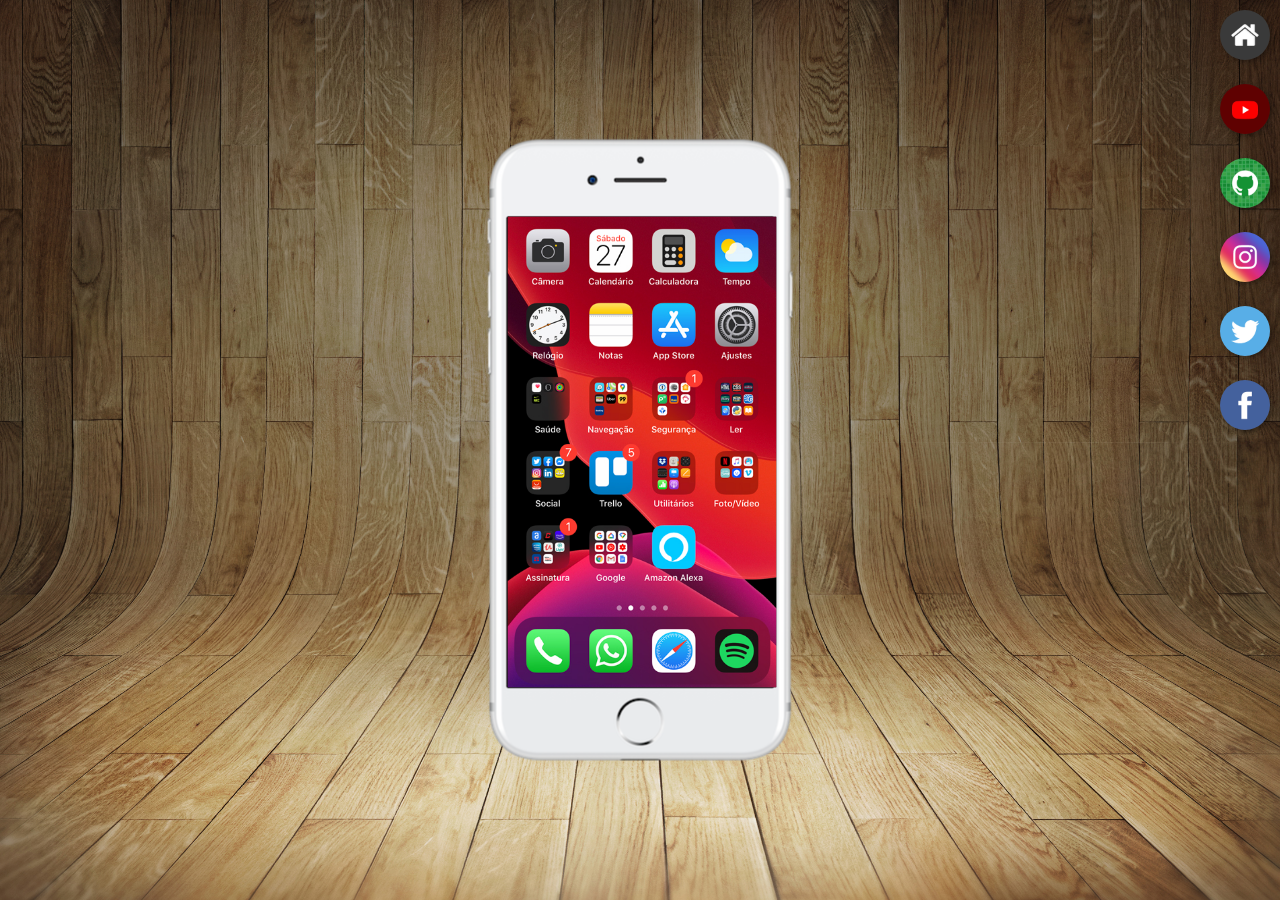
<file: index.html>
<!DOCTYPE html>
<html lang="pt-br">
<head>
    <meta charset="UTF-8">
    <meta name="viewport" content="width=device-width, initial-scale=1.0">
    <title>Projeto Redes Sociais</title>
    <link rel="shortcut icon" href="favicon.ico" type="image/x-icon">
    <link rel="stylesheet" href="estilos/style.css">
</head>
<body>
    <main>
        <section id="telefone">
            <iframe src="home.html" name="tela" id="tela" frameborder="0"> Seu navegador não é compatível.</iframe>

        </section>
        <section id="redes-sociais">
            <a href="home.html" target="tela"><img src="imagens/logo-home.jpg" alt="Home"></a><br>
            <a href="youtube.html" target="tela"><img src="imagens/logo-youtube.jpg" alt="YouTube"></a><br>
            <a href="github.html" target="tela"><img src="imagens/logo-github.jpg" alt="GitHub"></a><br>
            <a href="instagram.html" target="tela"><img src="imagens/logo-instagram.jpg" alt="Instagram"></a><br>
            <a href="twitter.html" target="tela"><img src="imagens/logo-twitter.jpg" alt="Twitter"></a><br>
            <a href="facebook.html" target="tela"><img src="imagens/logo-facebook.jpg" alt="Facebook"></a>

        </section>
    </main>
    
</body>
</html>
</file>
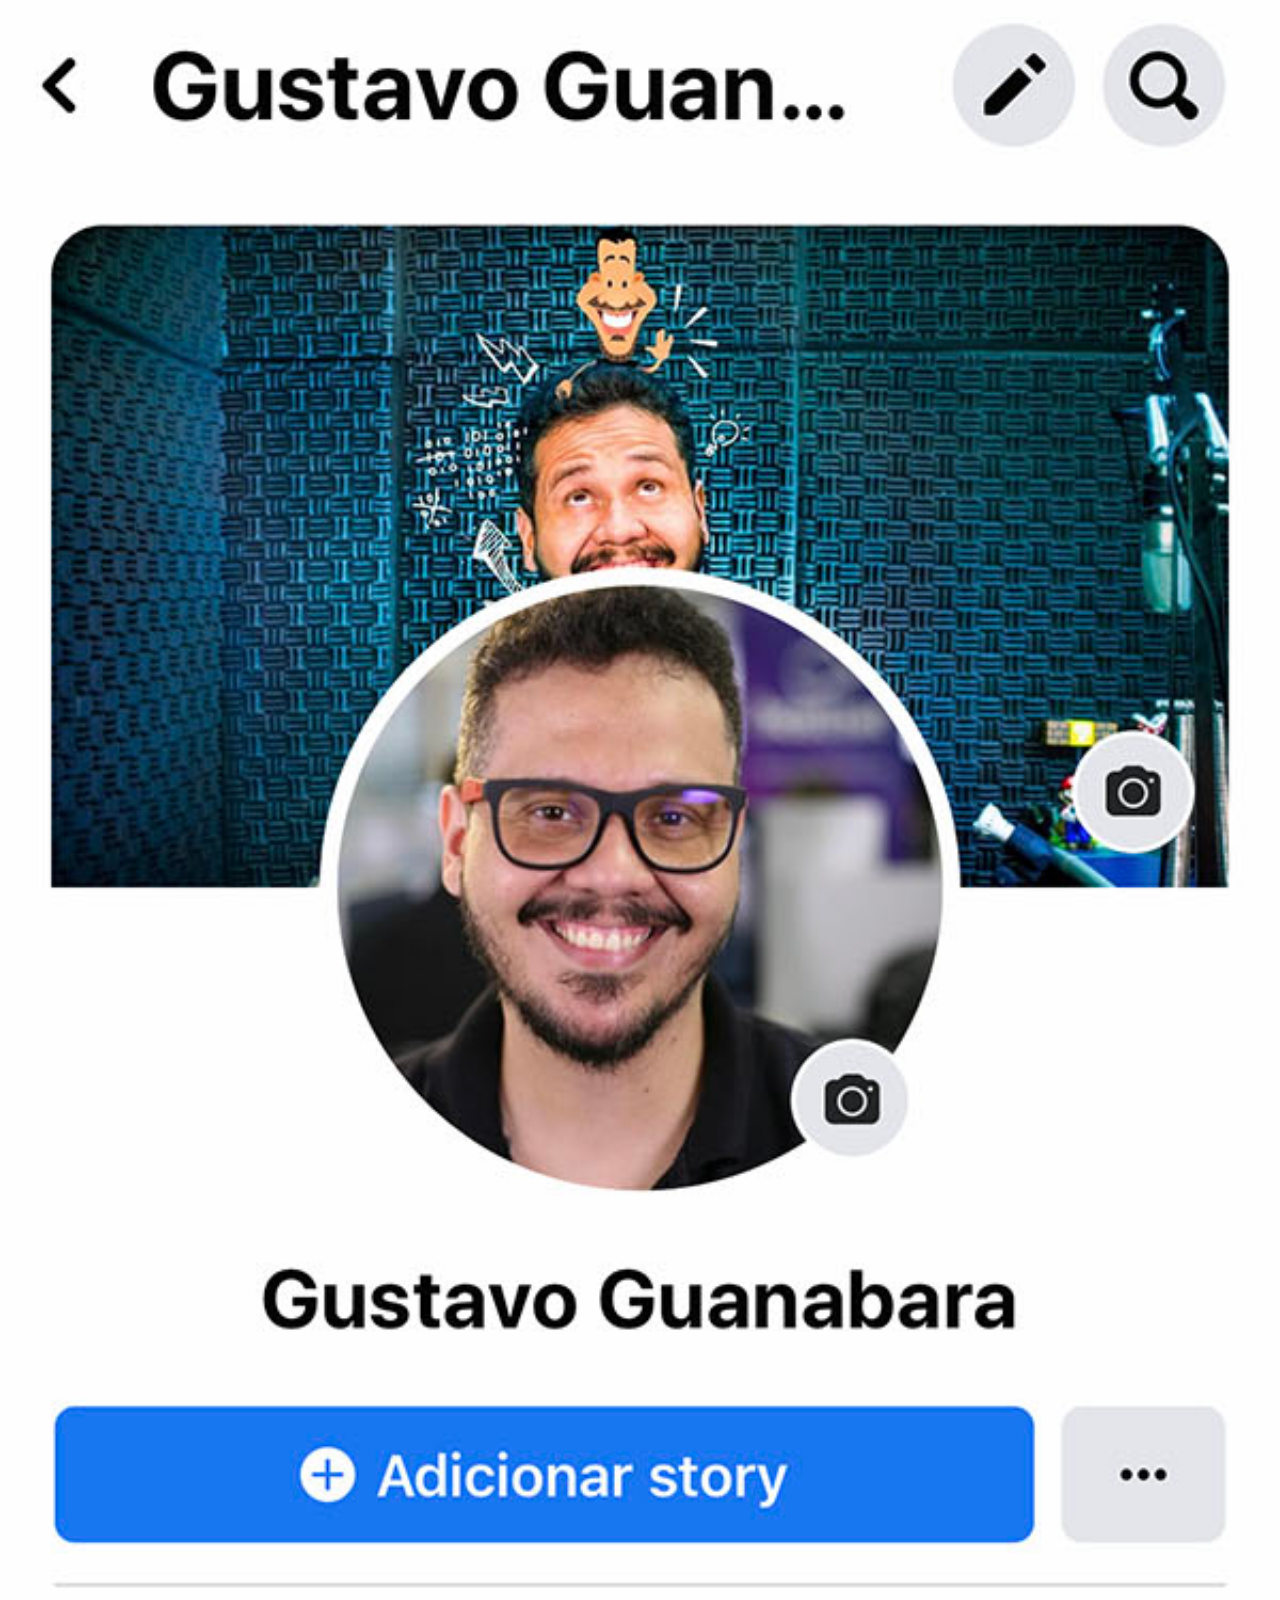
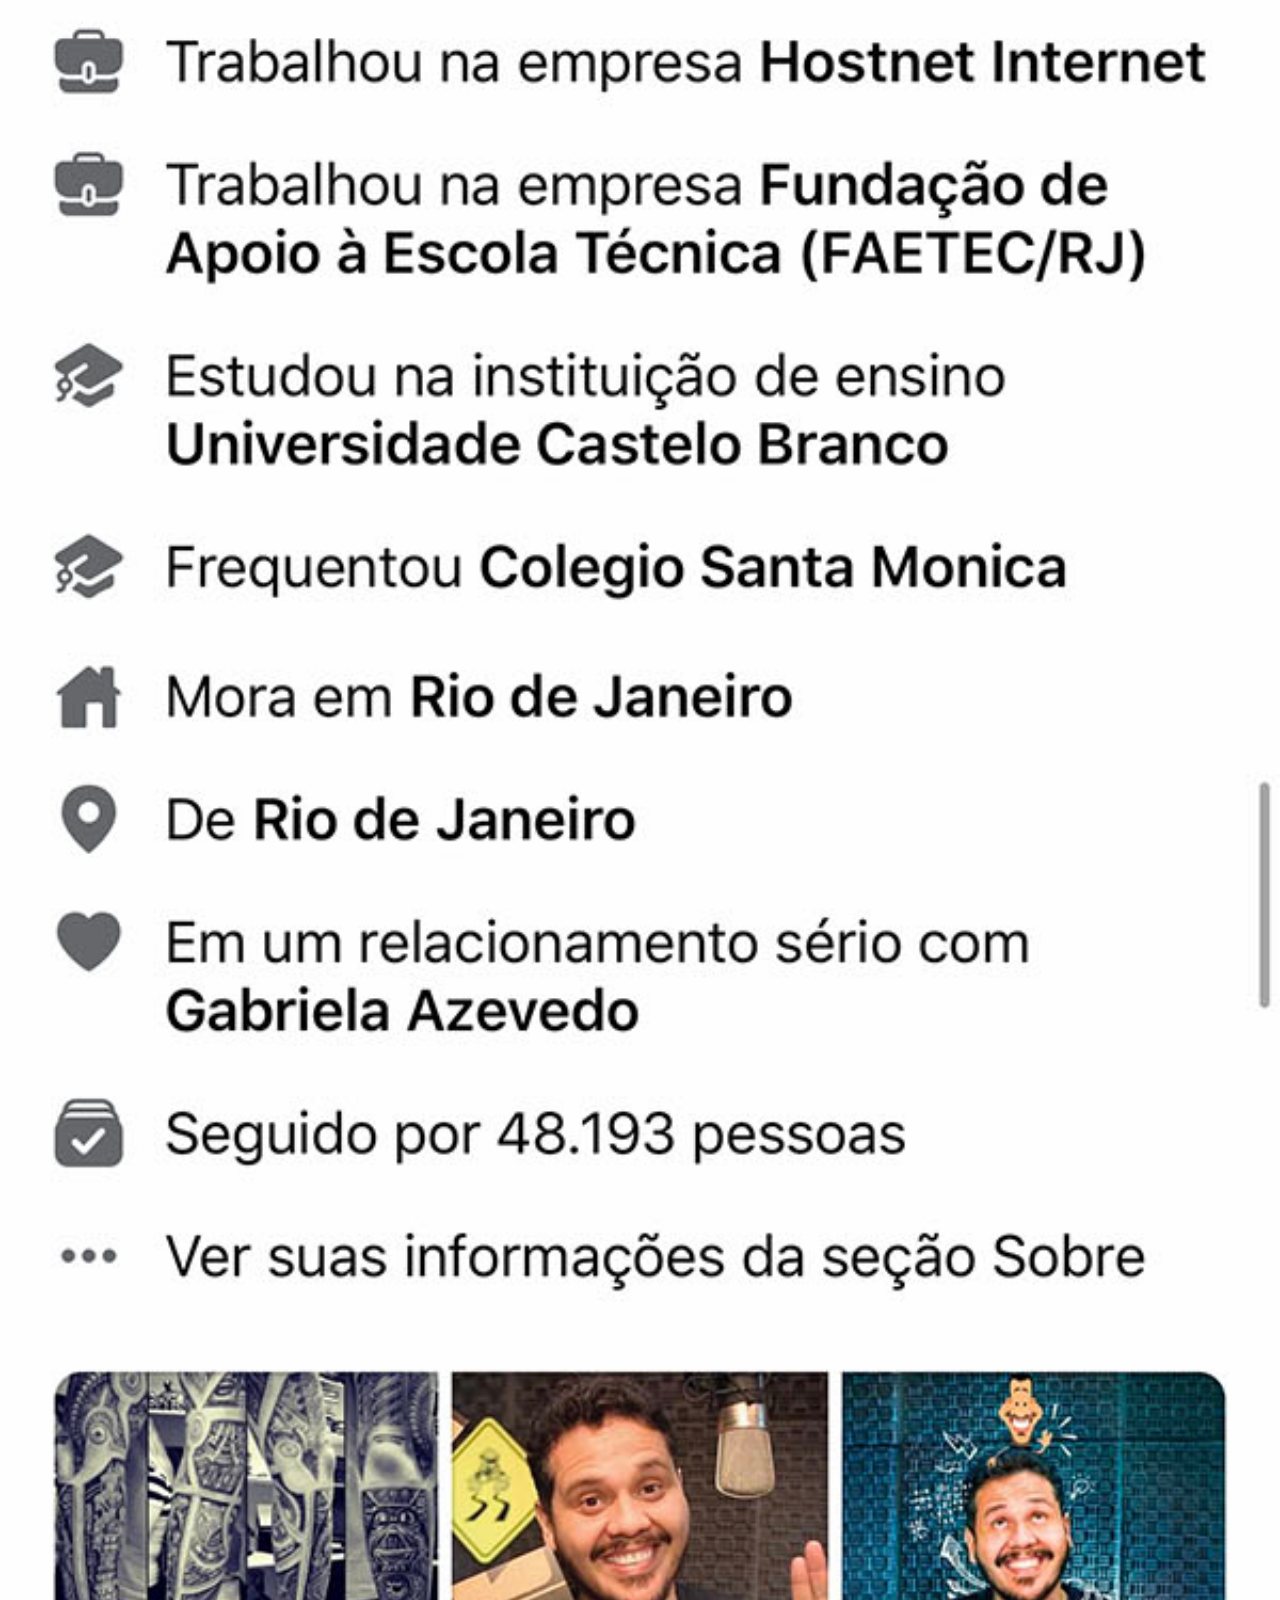
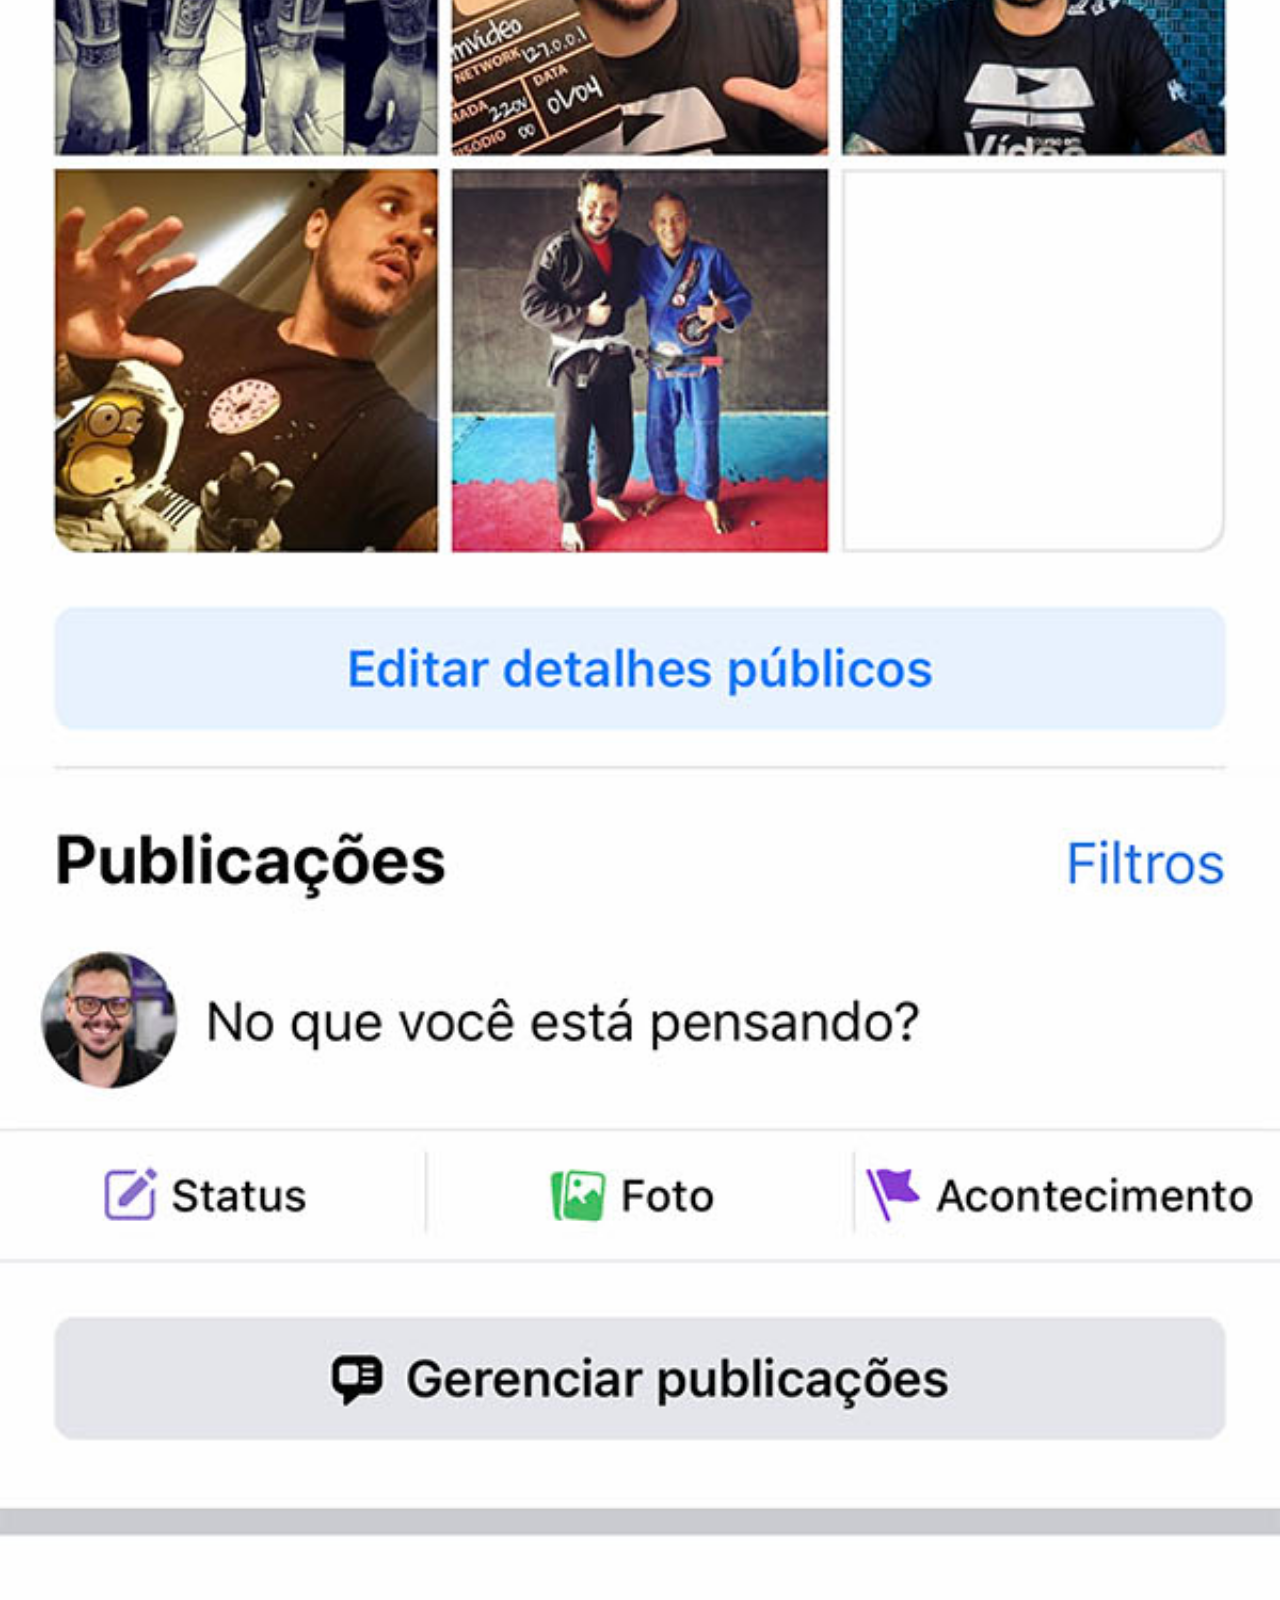
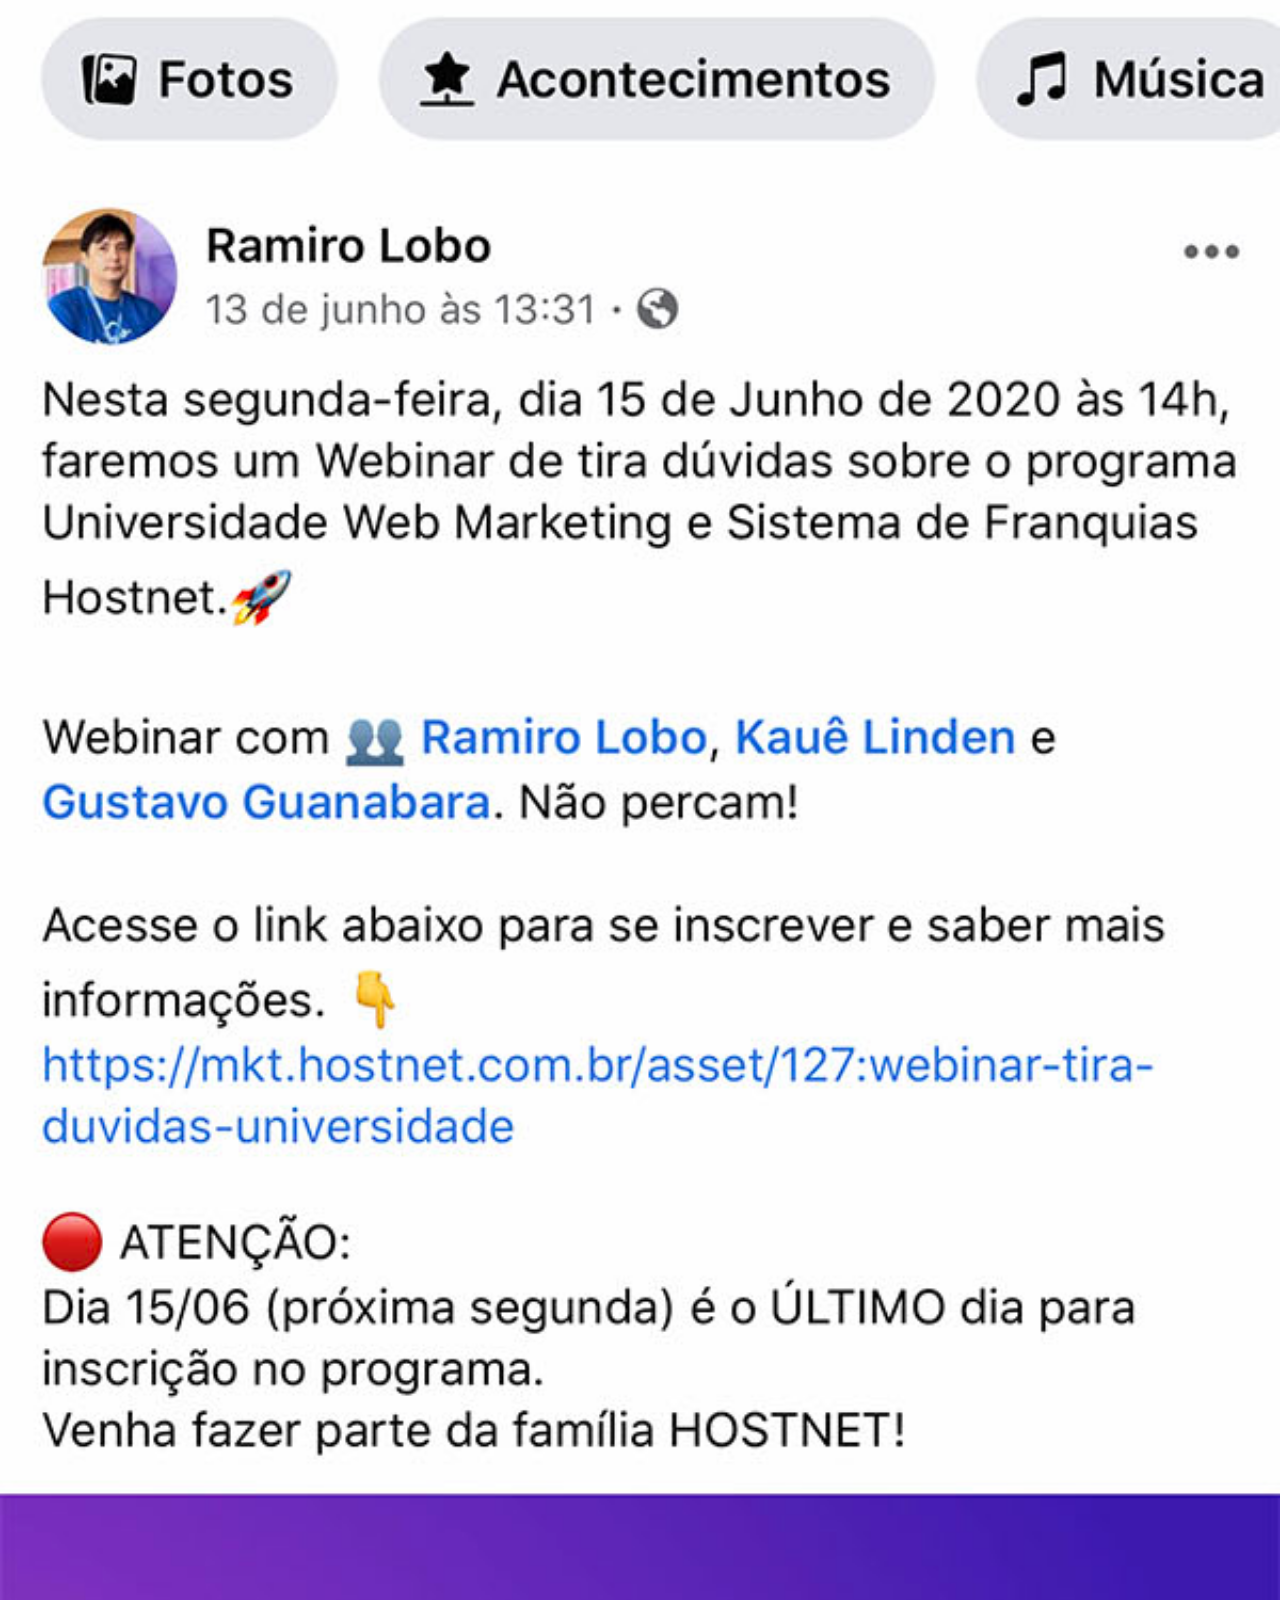
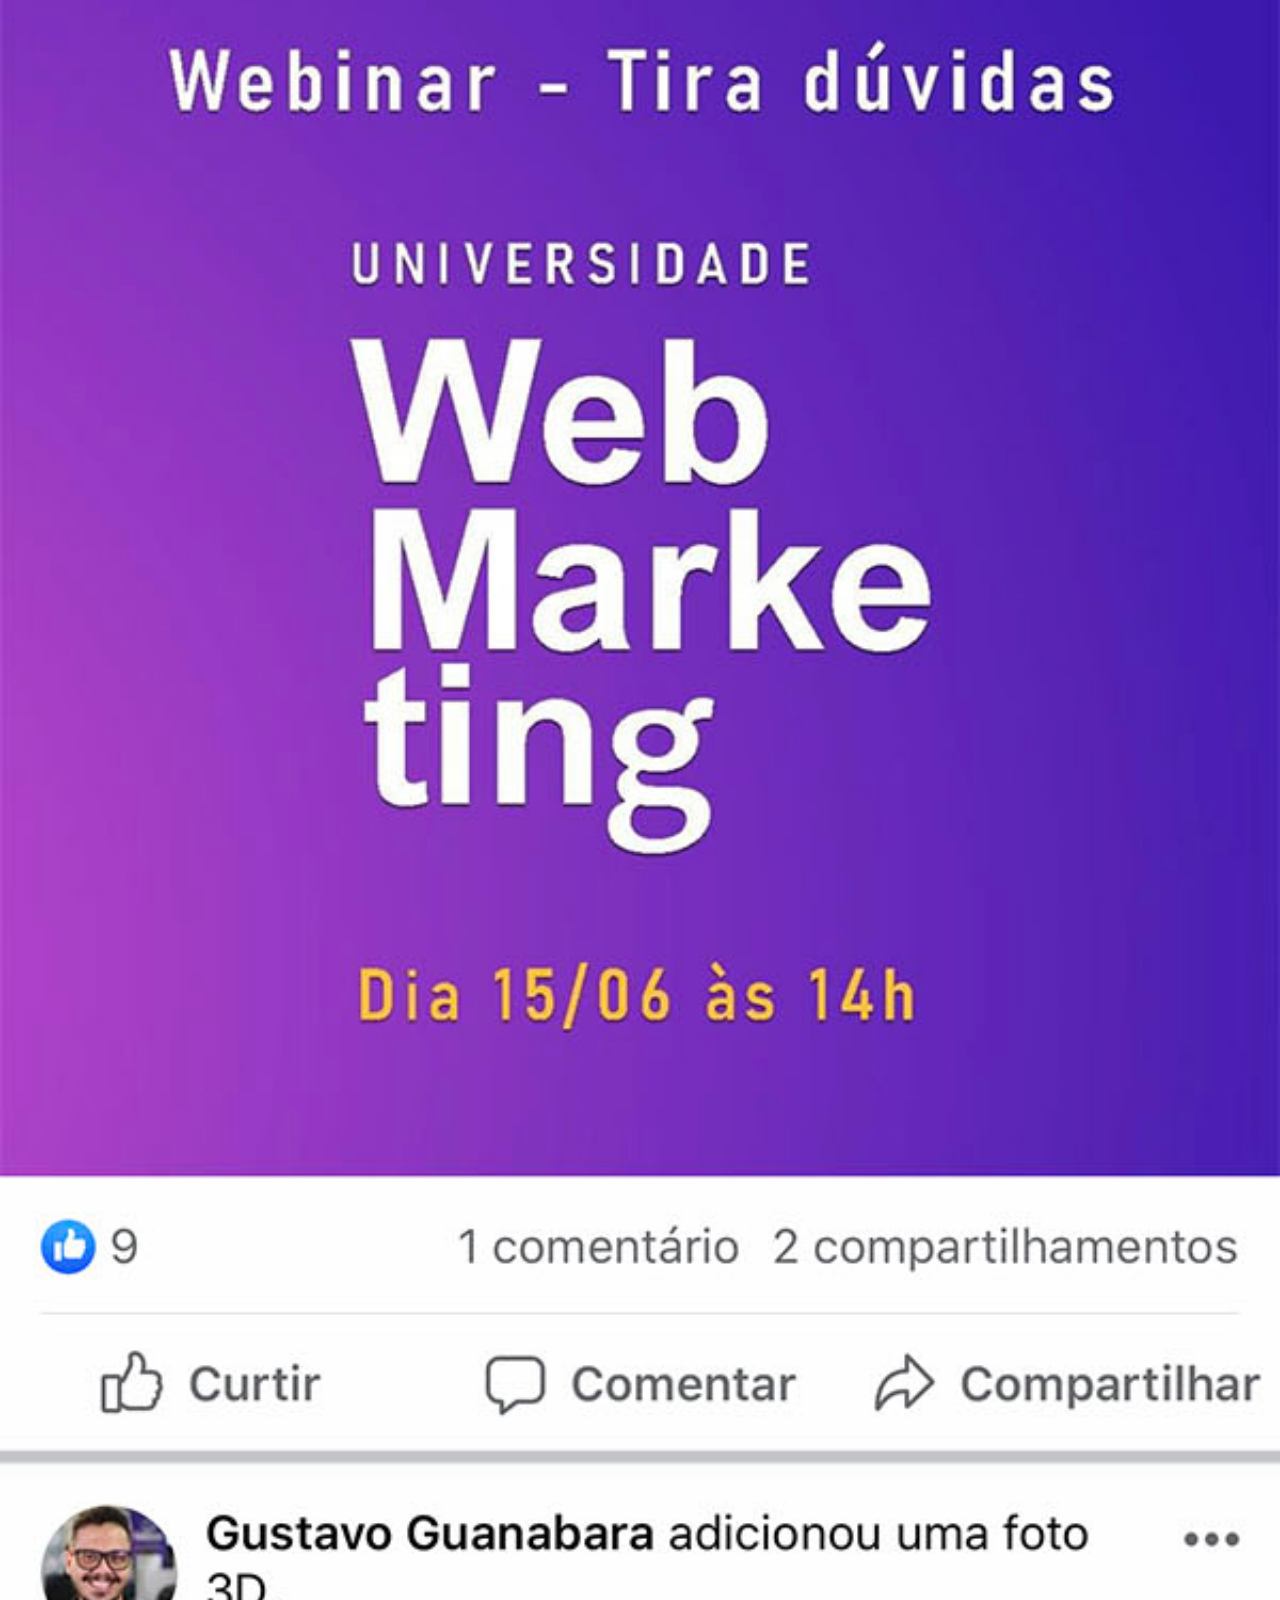
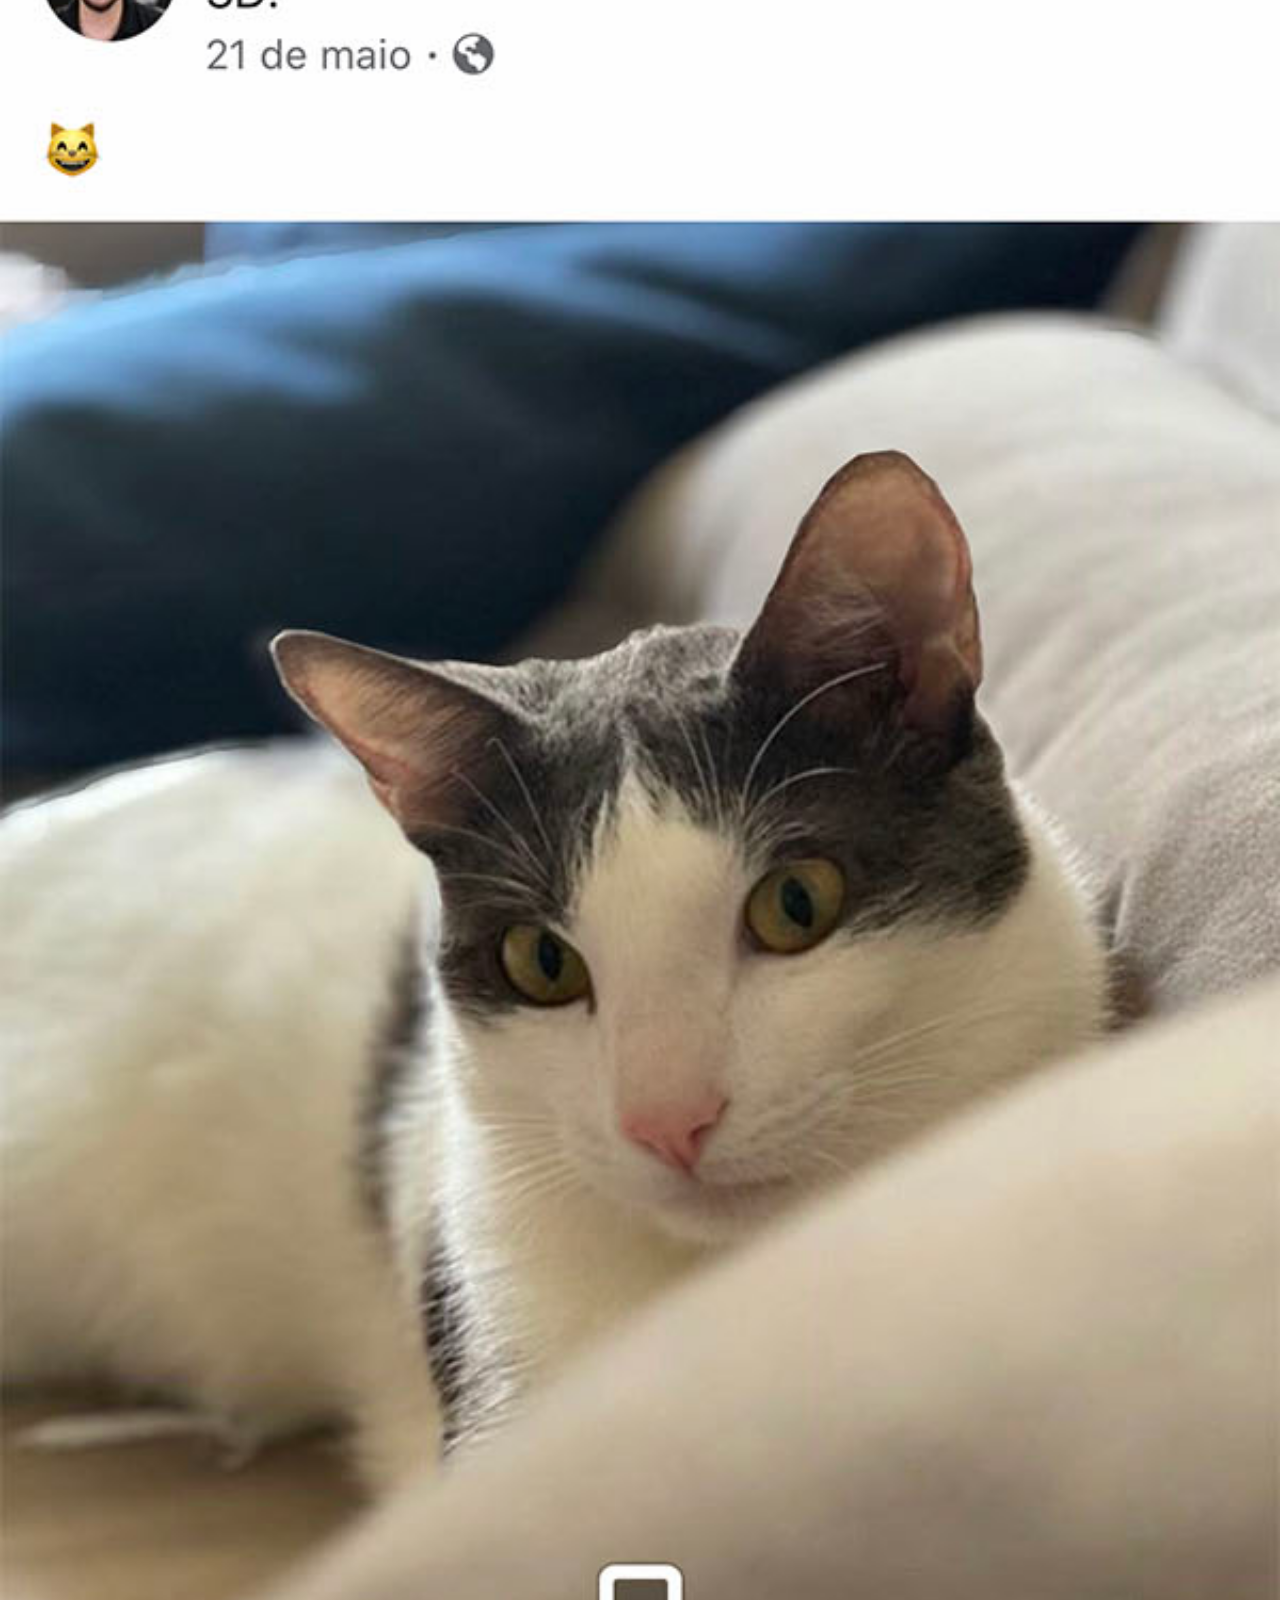
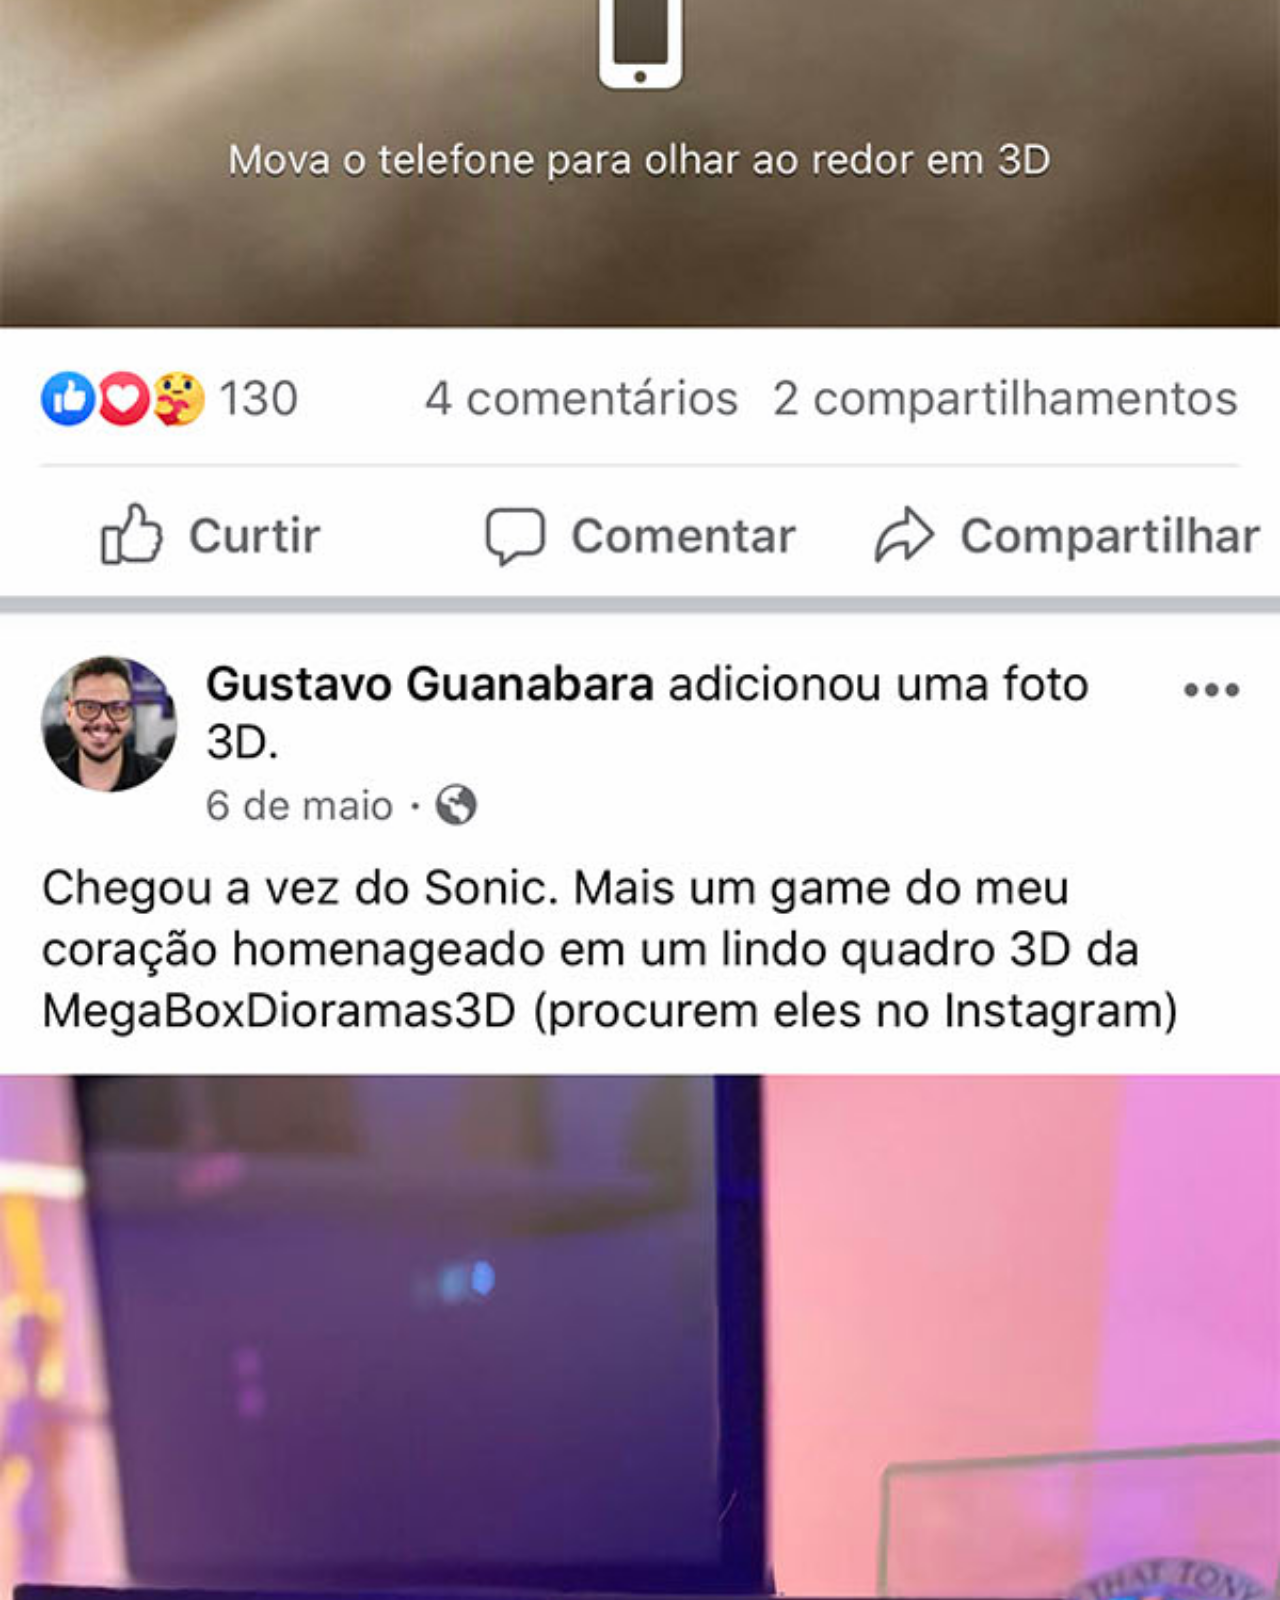
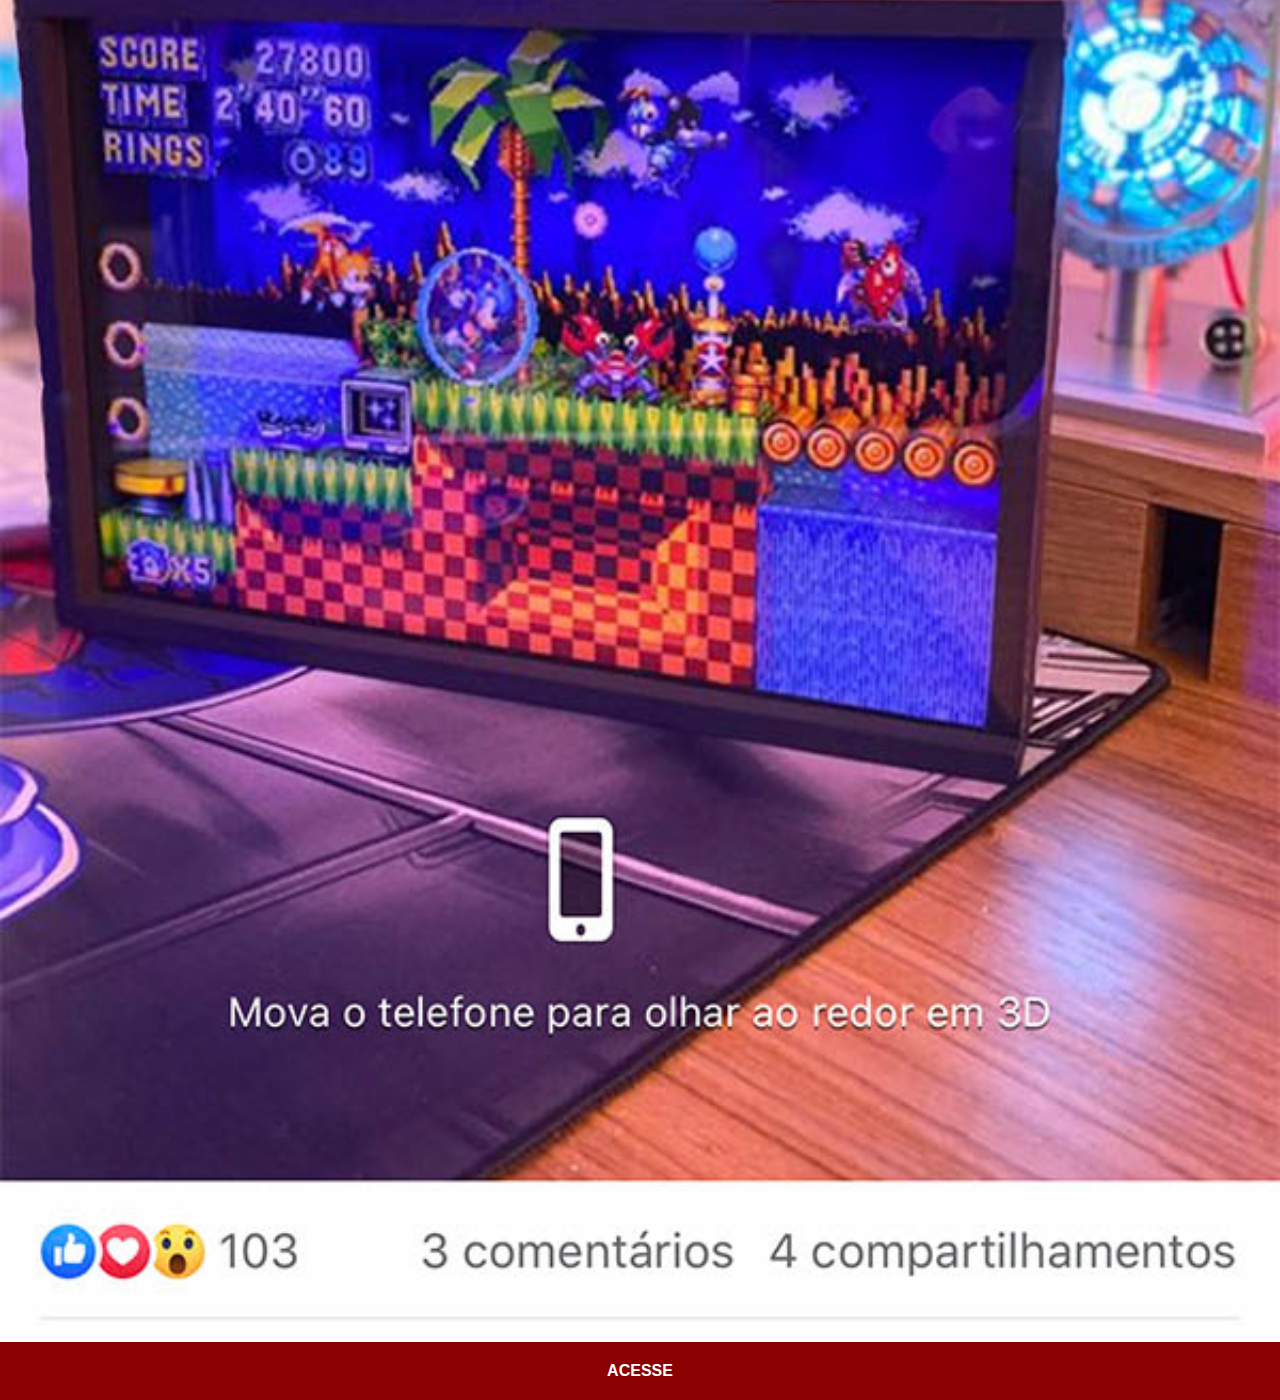
<file: facebook.html>
<!DOCTYPE html>
<html lang="pt-br">
<head>
    <meta charset="UTF-8">
    <meta name="viewport" content="width=device-width, initial-scale=1.0">
    <title>Facebook</title>
    <link rel="stylesheet" href="estilos/social.css">
</head>
<body>
    <img src="imagens/tela-facebook.jpg" alt="Facebook">
    <a href="https://www.instagram.com/brn.simpson/" target="_blank">ACESSE</a>
</body>
</html>
</file>
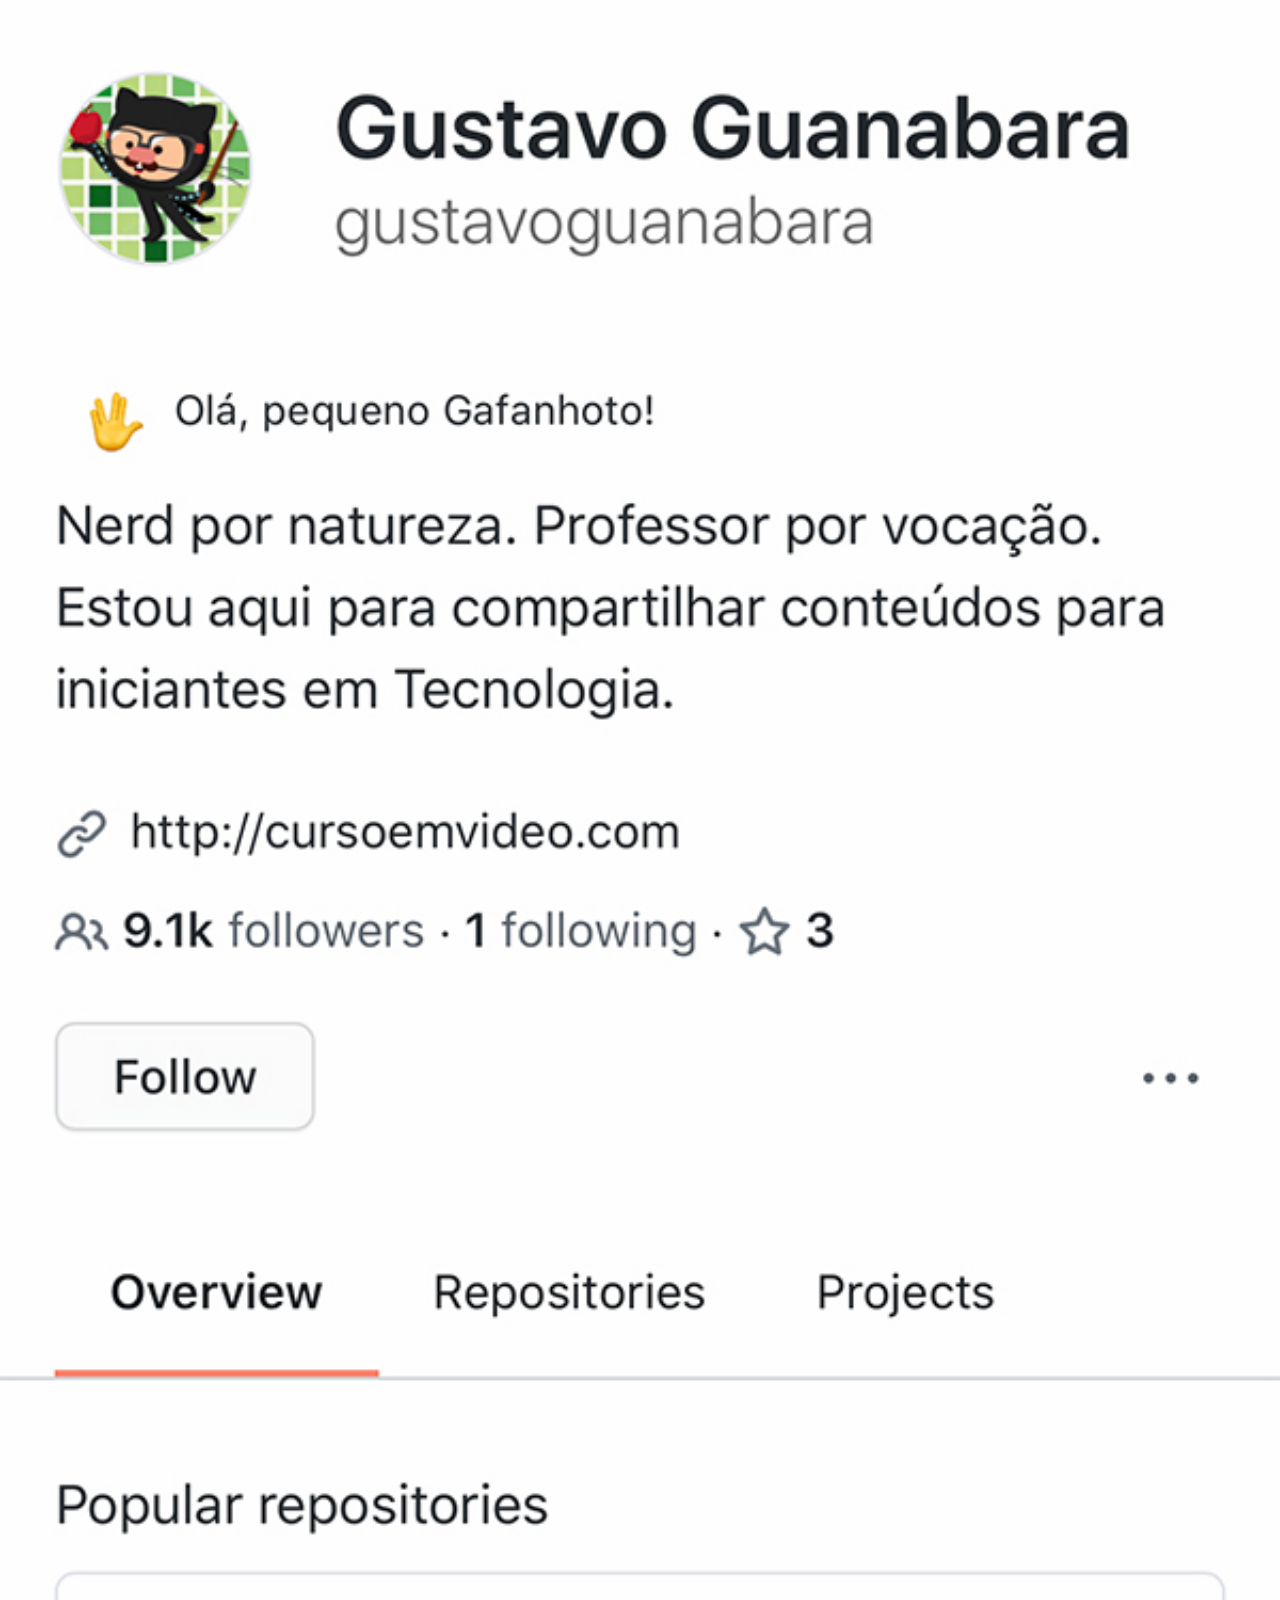
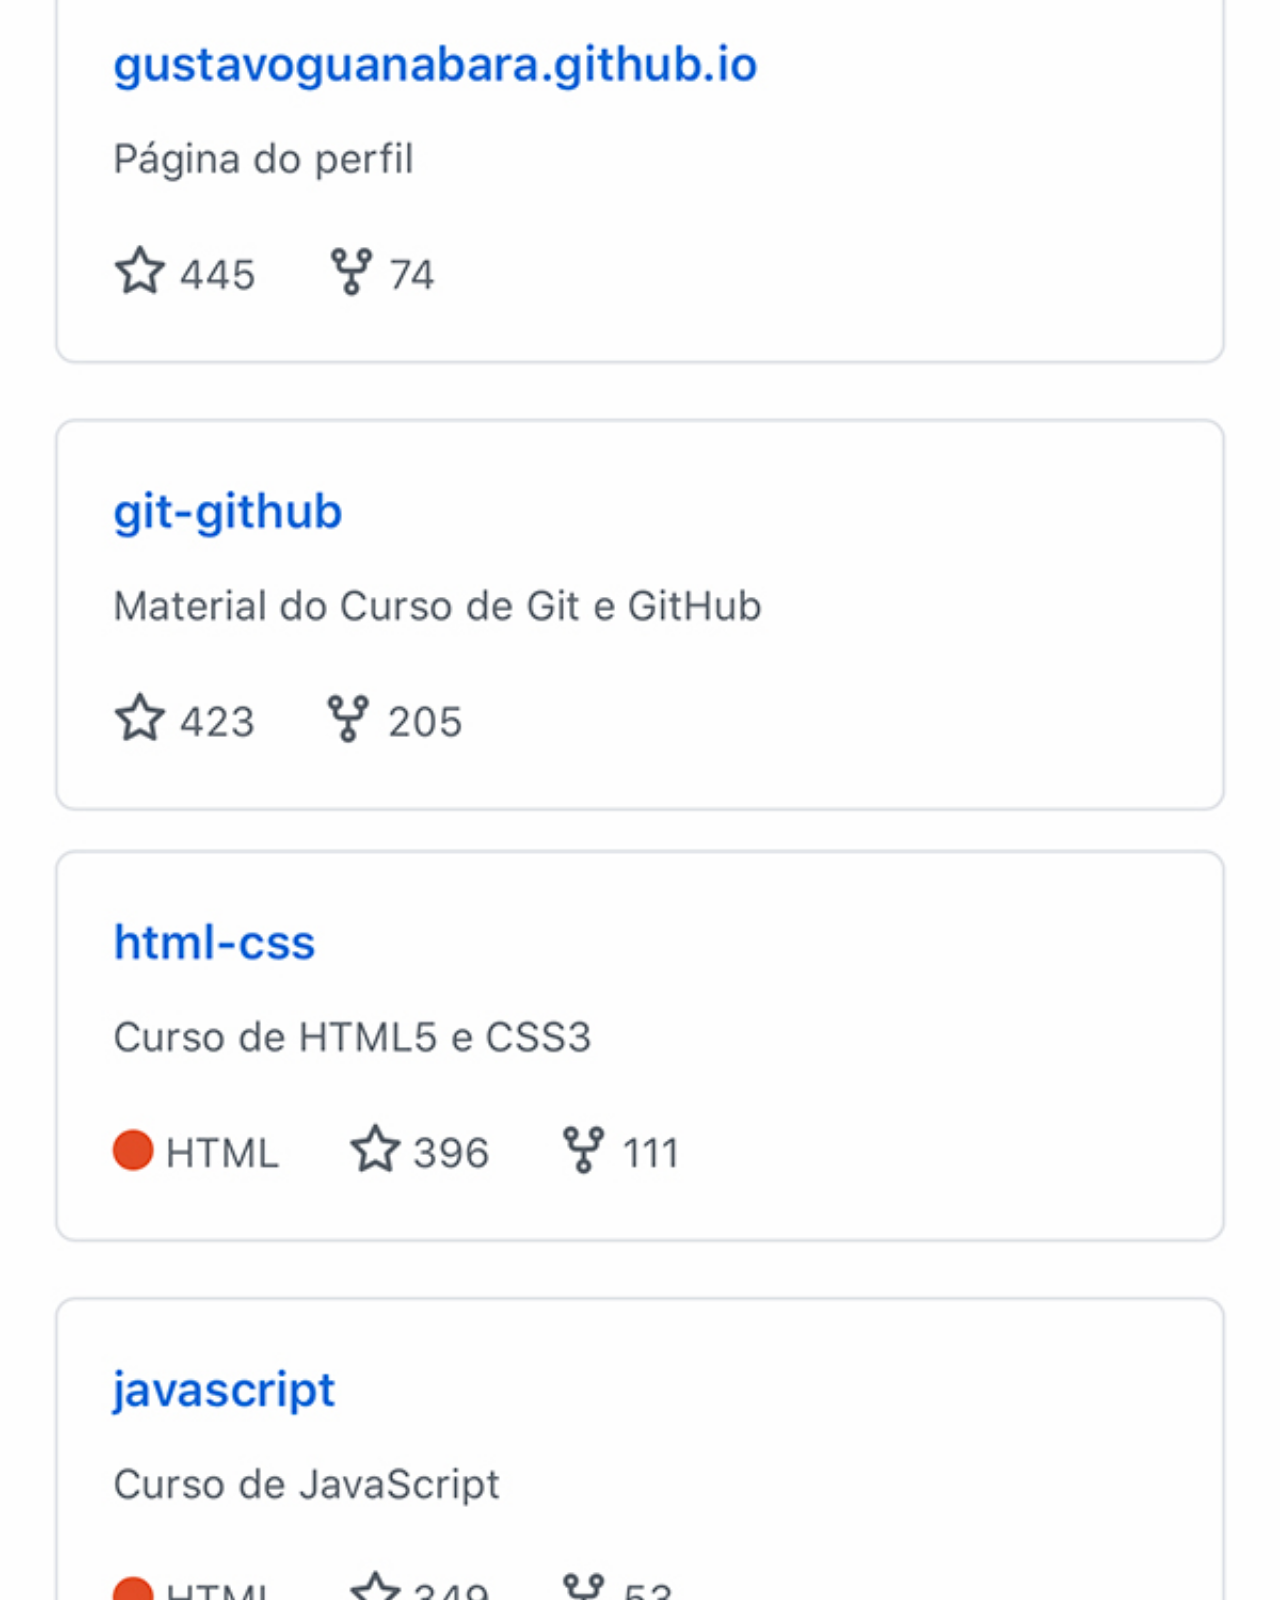
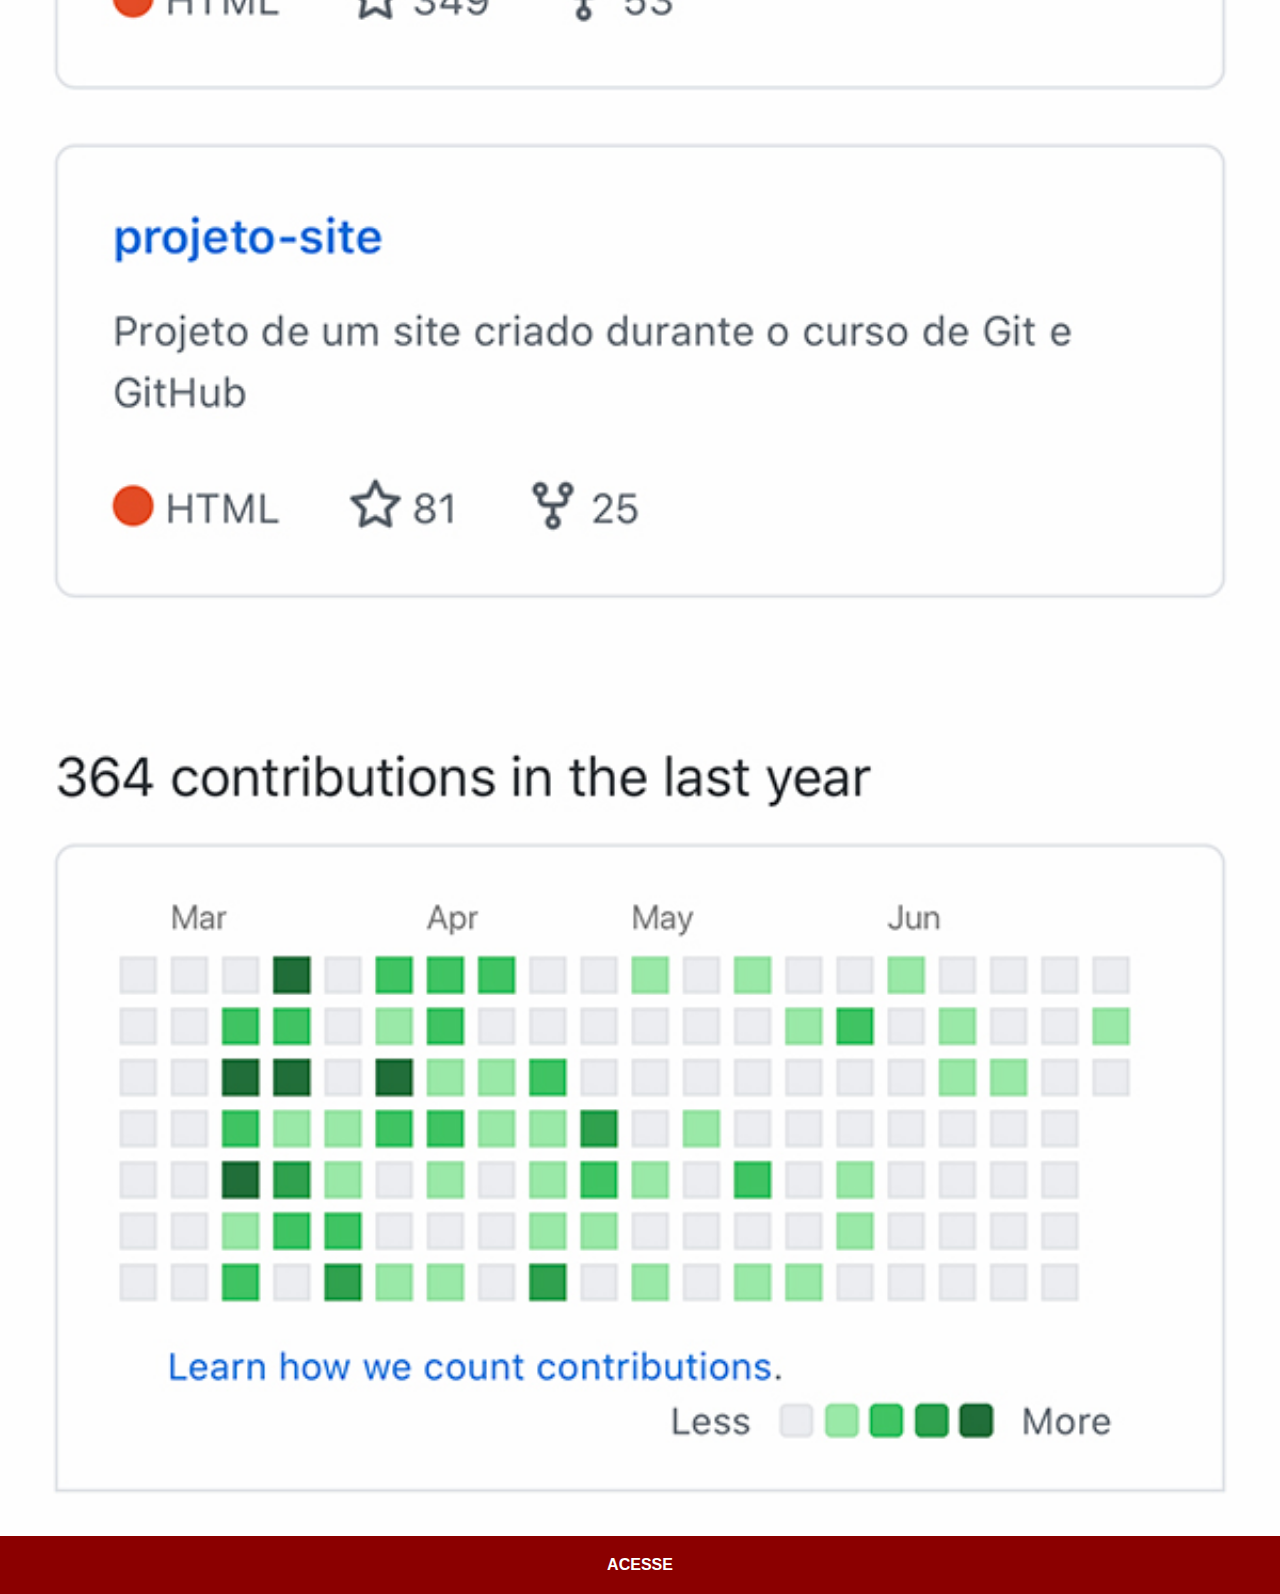
<file: github.html>
<!DOCTYPE html>
<html lang="pt-br">
<head>
    <meta charset="UTF-8">
    <meta name="viewport" content="width=device-width, initial-scale=1.0">
    <title>GitHub</title>
    <link rel="stylesheet" href="estilos/social.css">
</head>
<body>
    <img src="imagens/tela-github.jpg" alt="GitHub">
    <a href="https://github.com/gustavoguanabara" target="_blank">ACESSE</a>
    
</body>
</html>
</file>
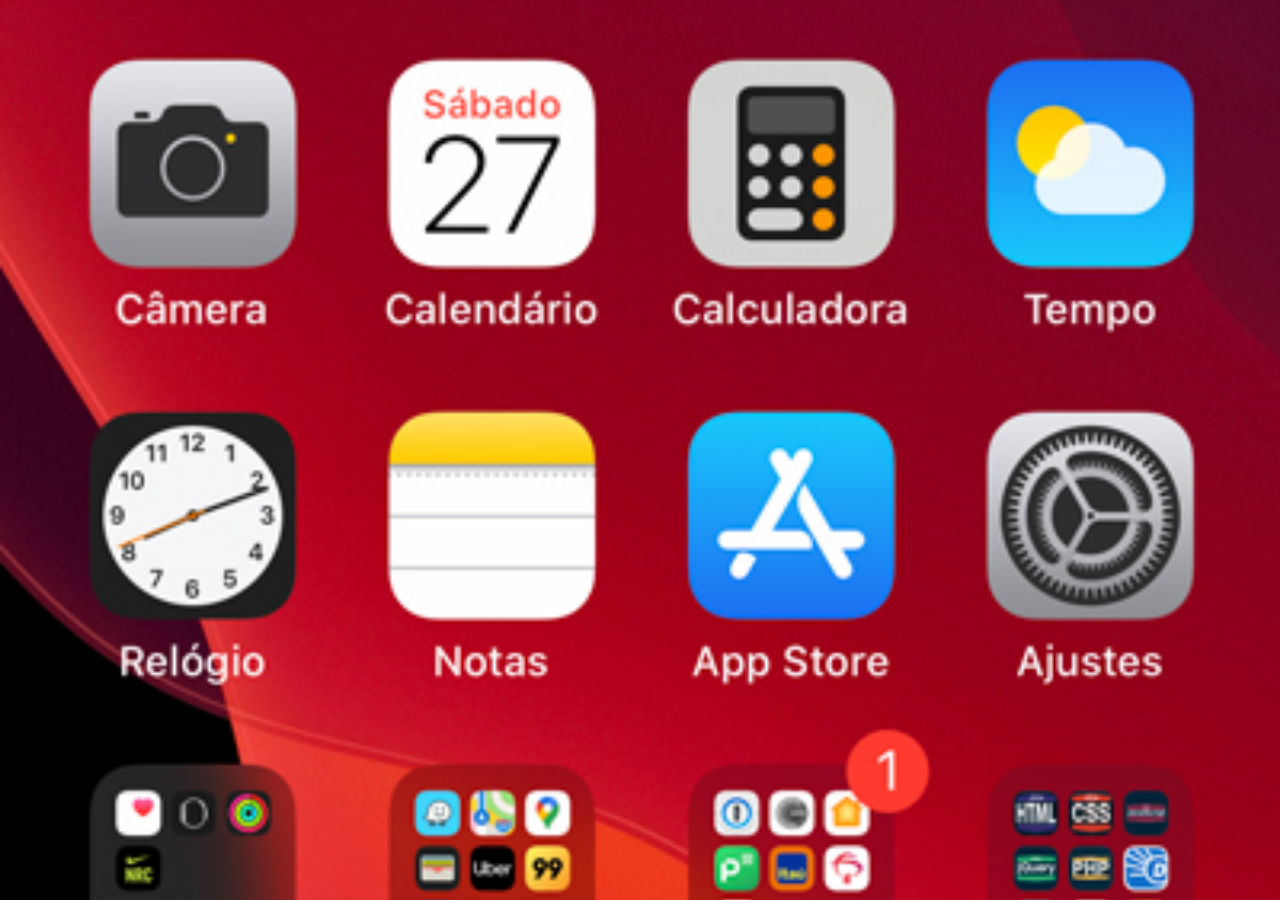
<file: home.html>
<!DOCTYPE html>
<html lang="pt-br">
<head>
    <meta charset="UTF-8">
    <meta name="viewport" content="width=device-width, initial-scale=1.0">
    <title>Home</title>
</head>
<body>
    <style>
        * {
            margin: 0px;
            padding: 0px;
        }

        body {
            width: 100vw;
            height: 100vh;
            background: black url('imagens/tela-home.jpg') no-repeat top center;
            background-size: cover;
        }
    </style>
</body>
</html>
</file>
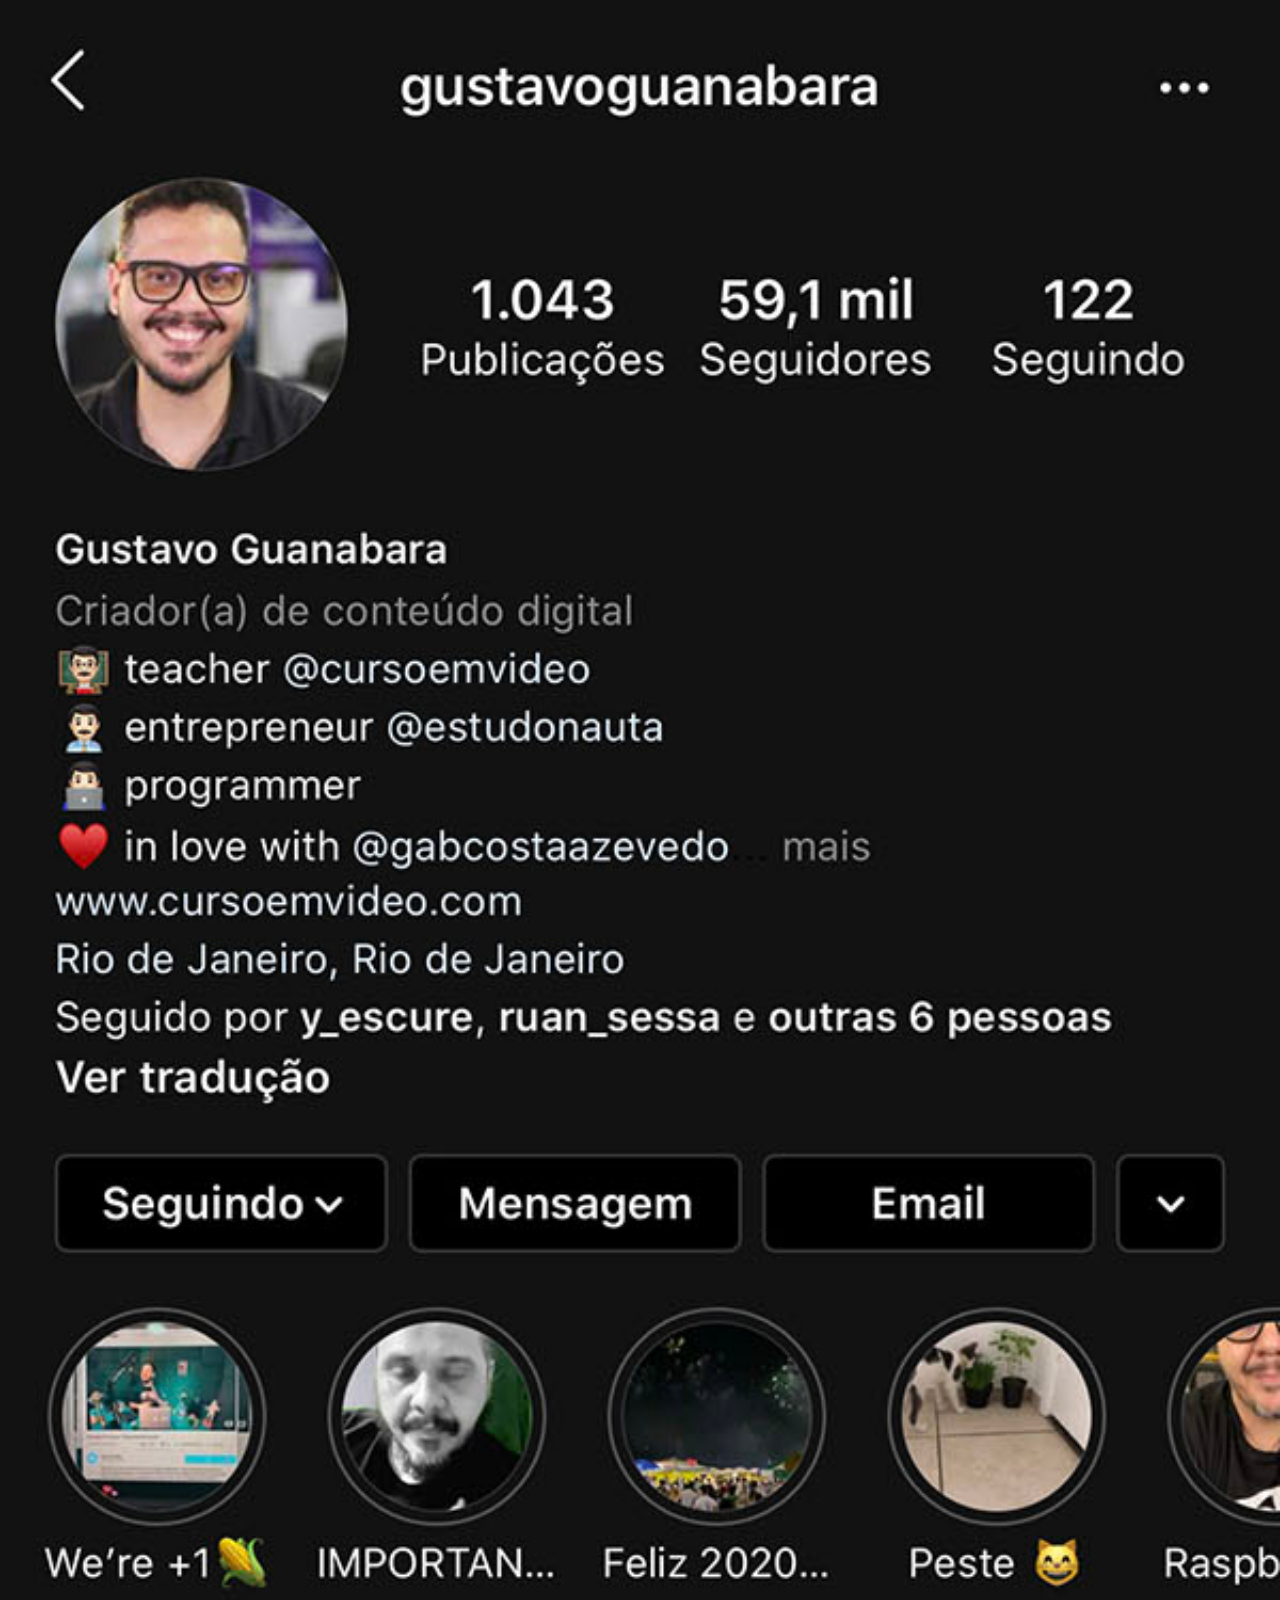
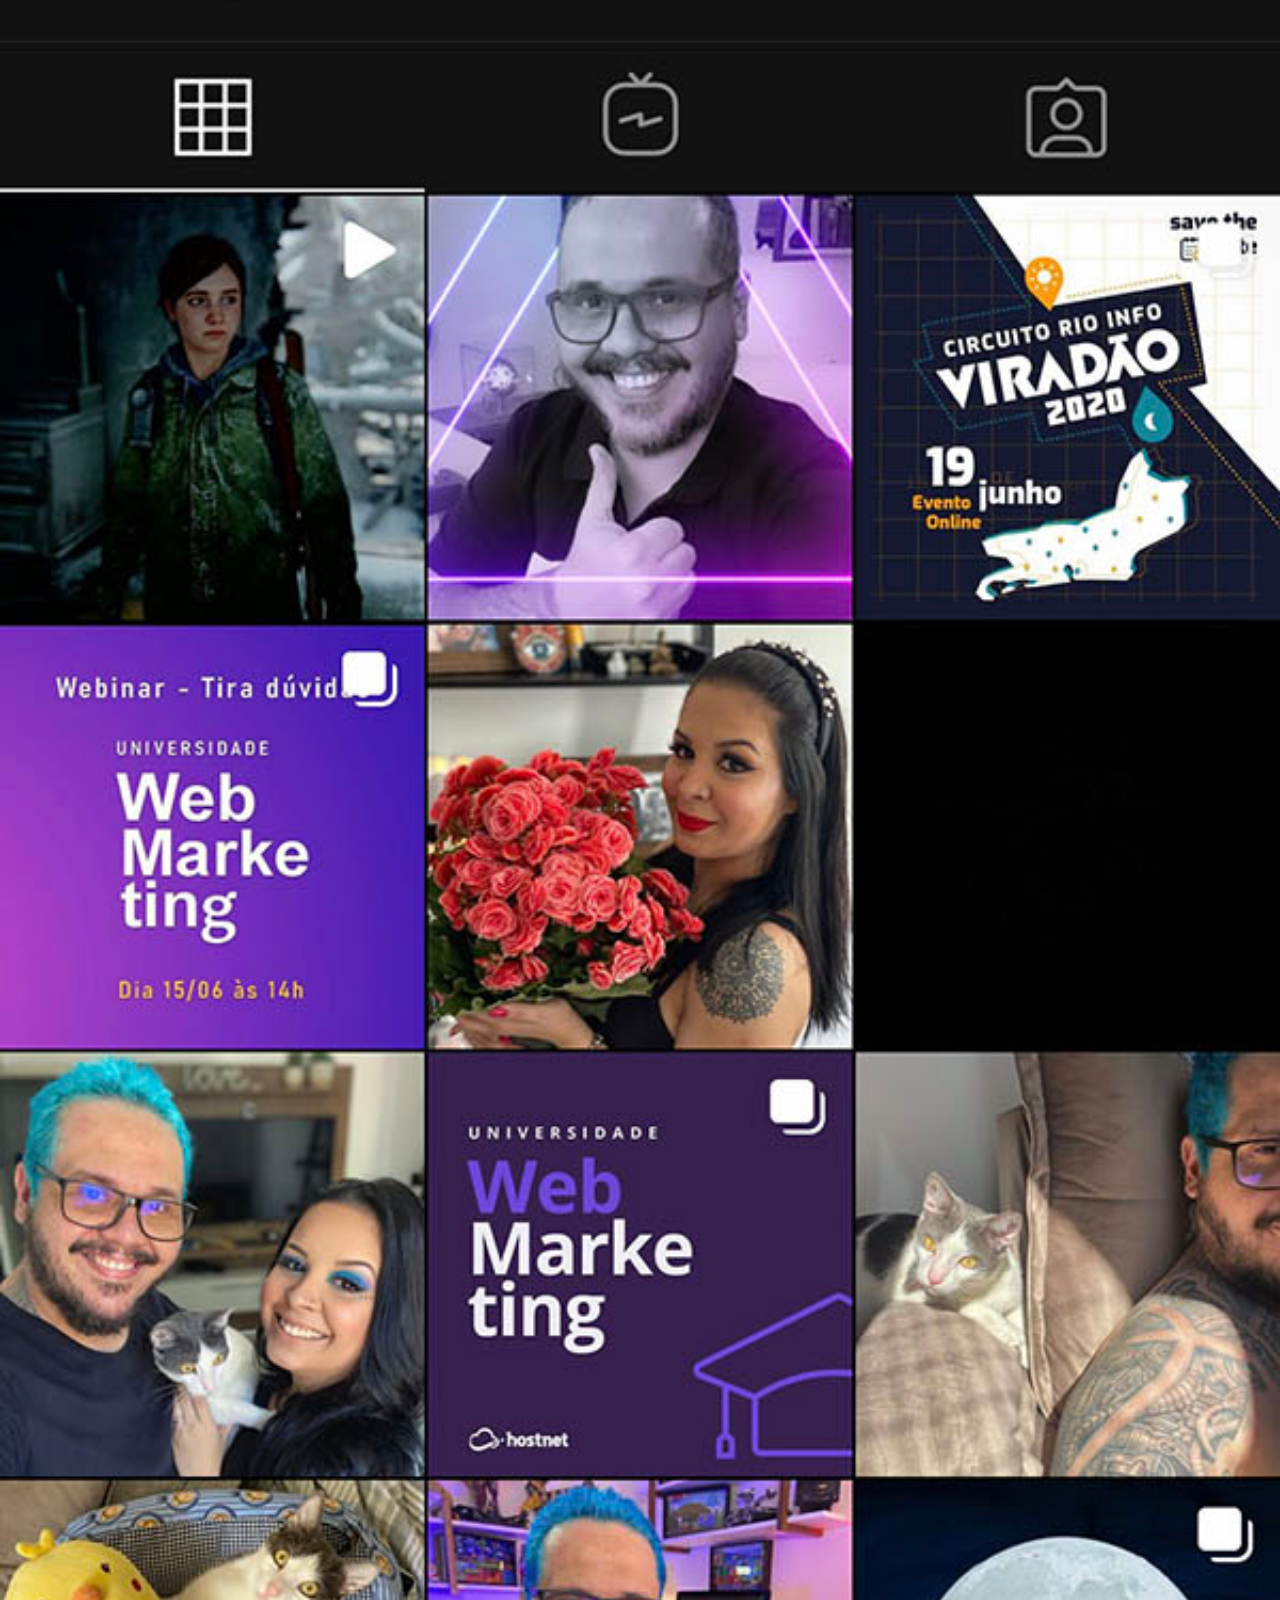
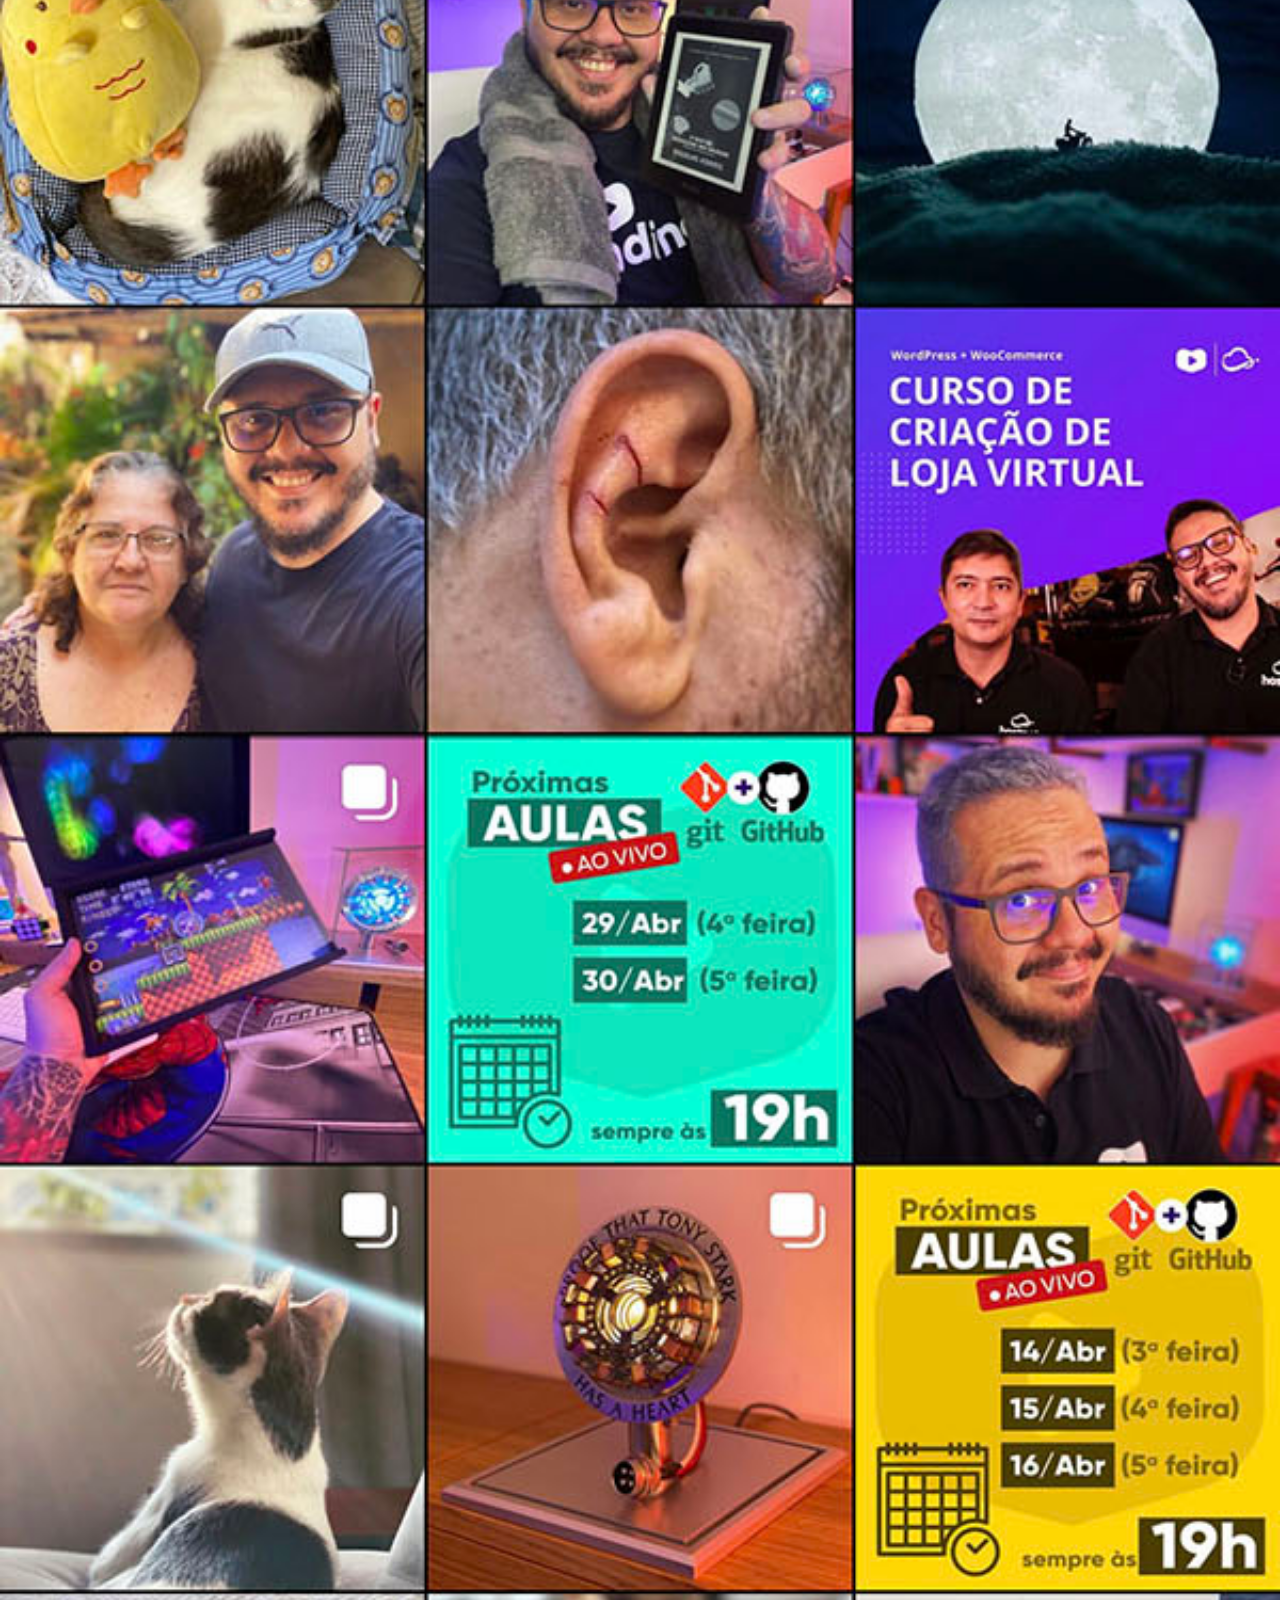
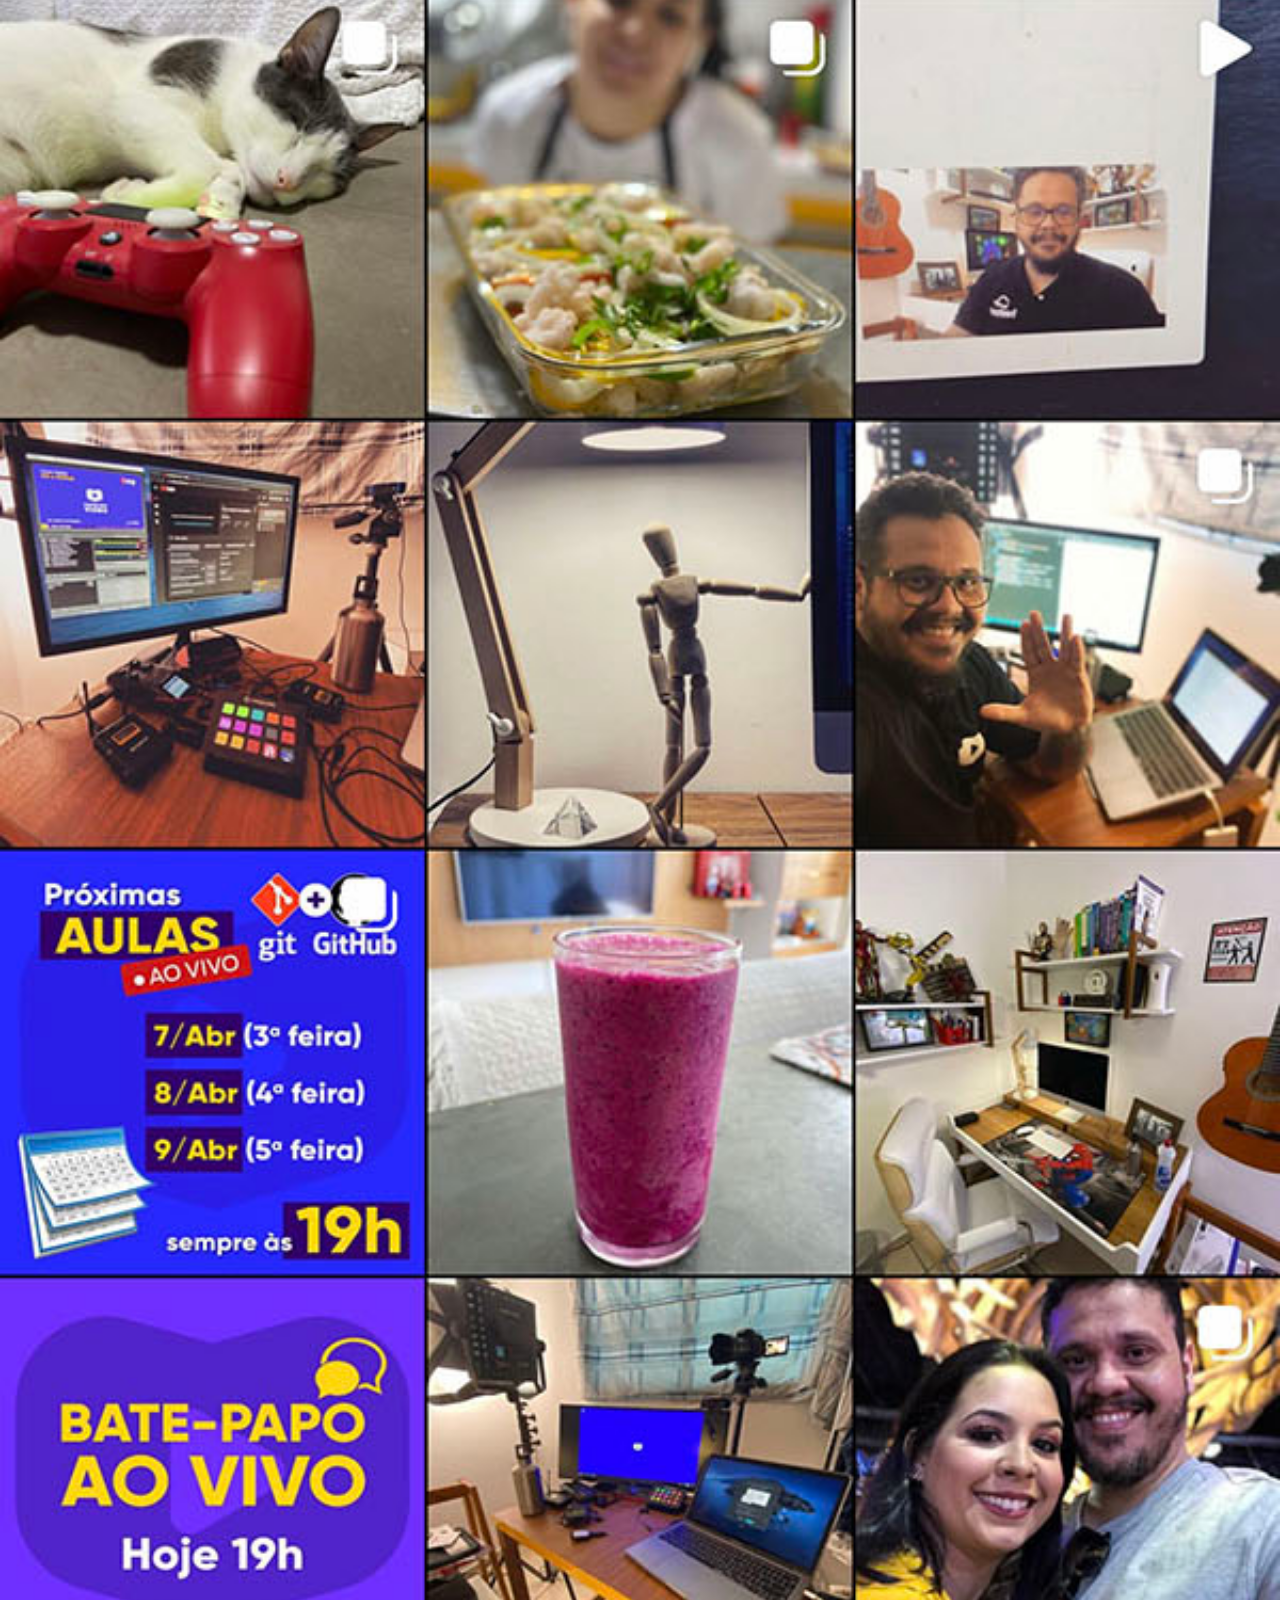
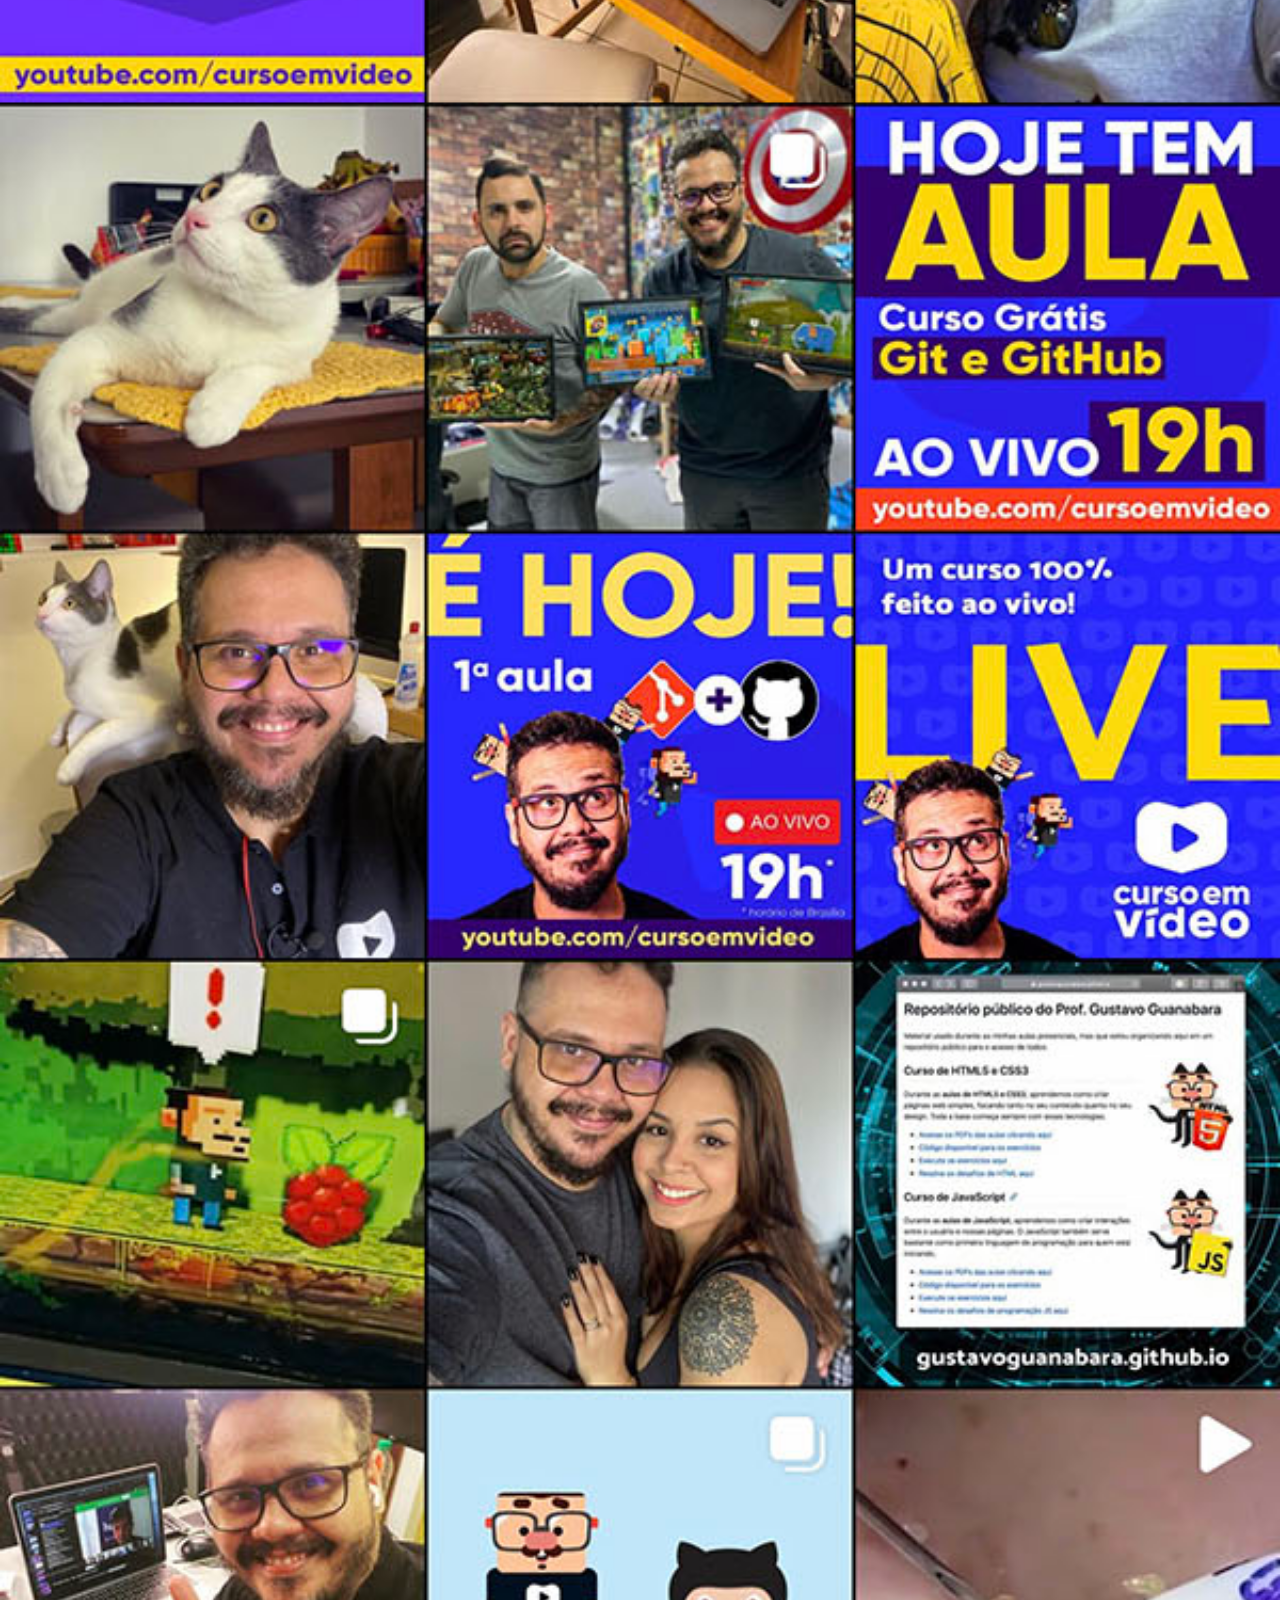
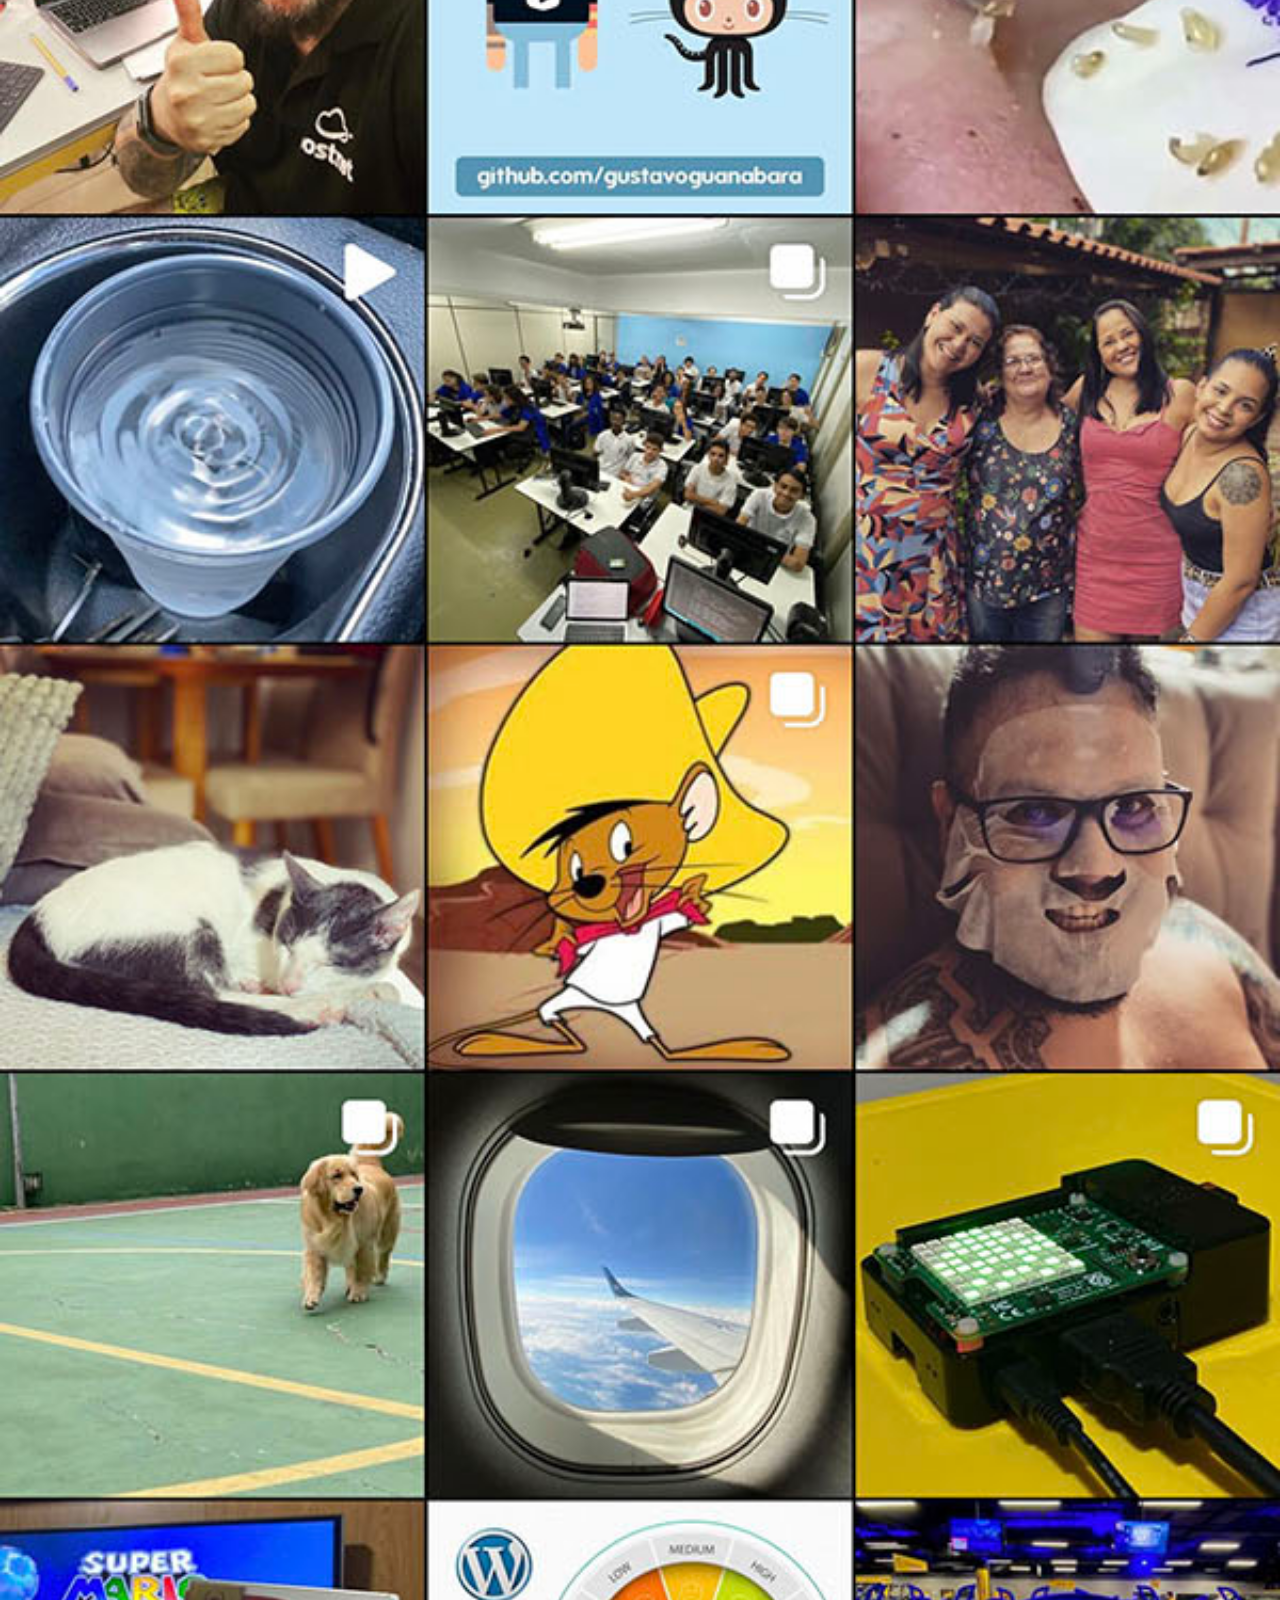
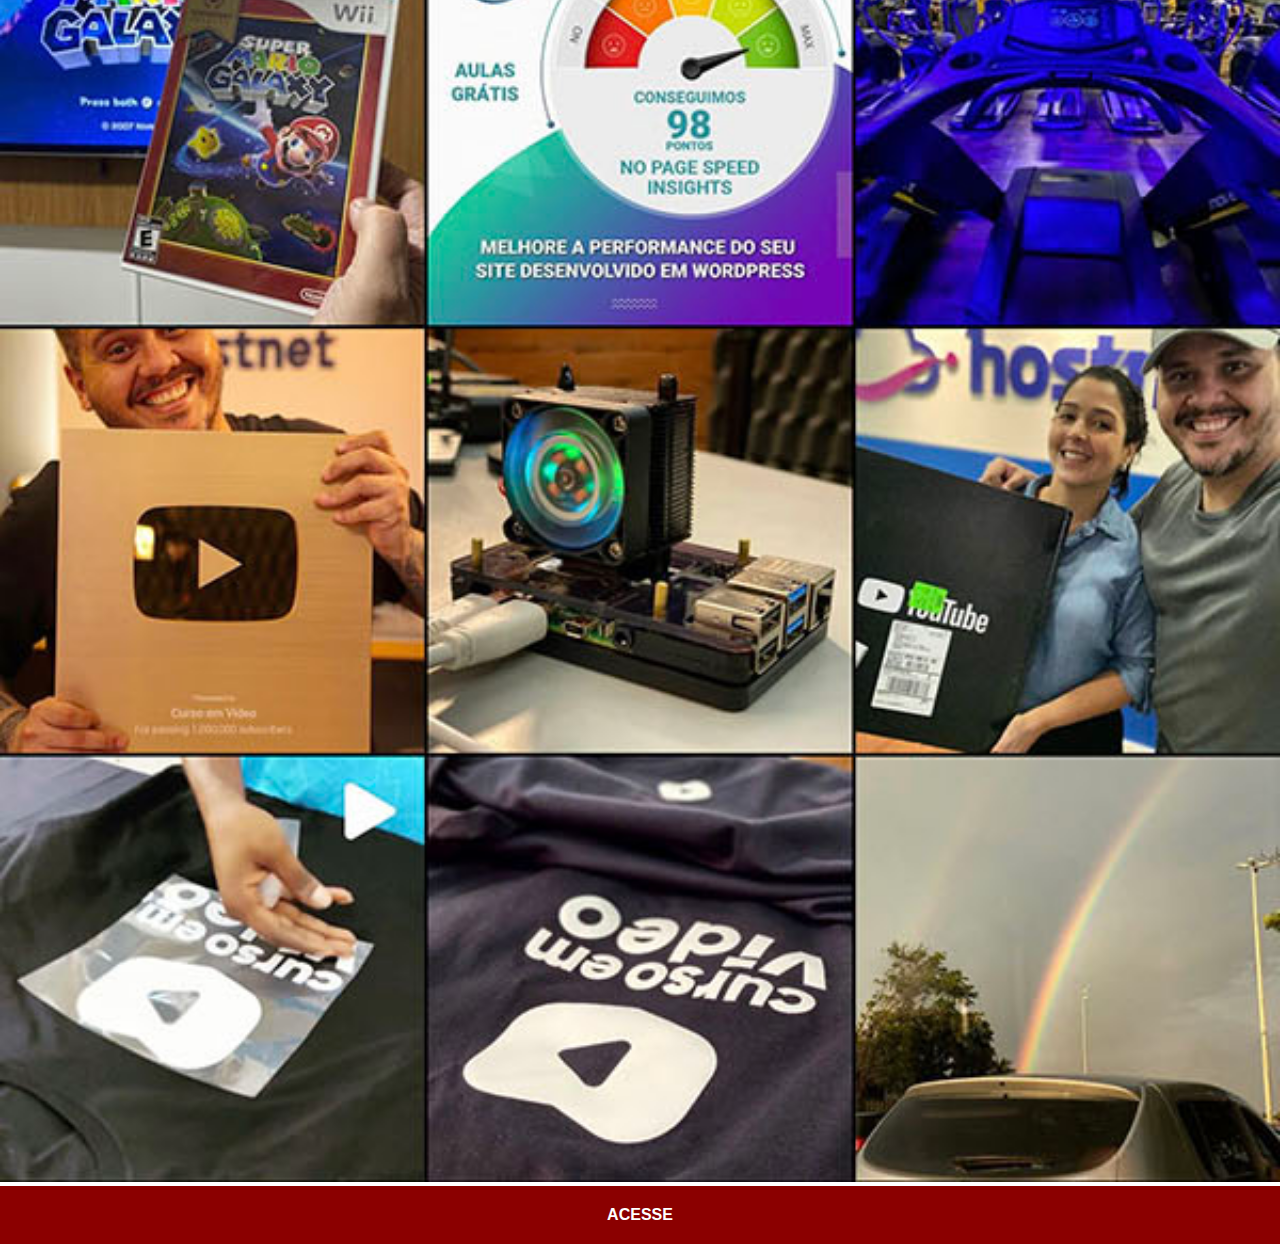
<file: instagram.html>
<!DOCTYPE html>
<html lang="pt-br">
<head>
    <meta charset="UTF-8">
    <meta name="viewport" content="width=device-width, initial-scale=1.0">
    <title>Instagram</title>
    <link rel="stylesheet" href="estilos/social.css">
</head>
<body>
    <img src="imagens/tela-instagram.jpg" alt="Instagram">
    <a href="https://www.instagram.com/brn.simpson/" target="_blank">ACESSE</a>
    
</body>
</html>
</file>
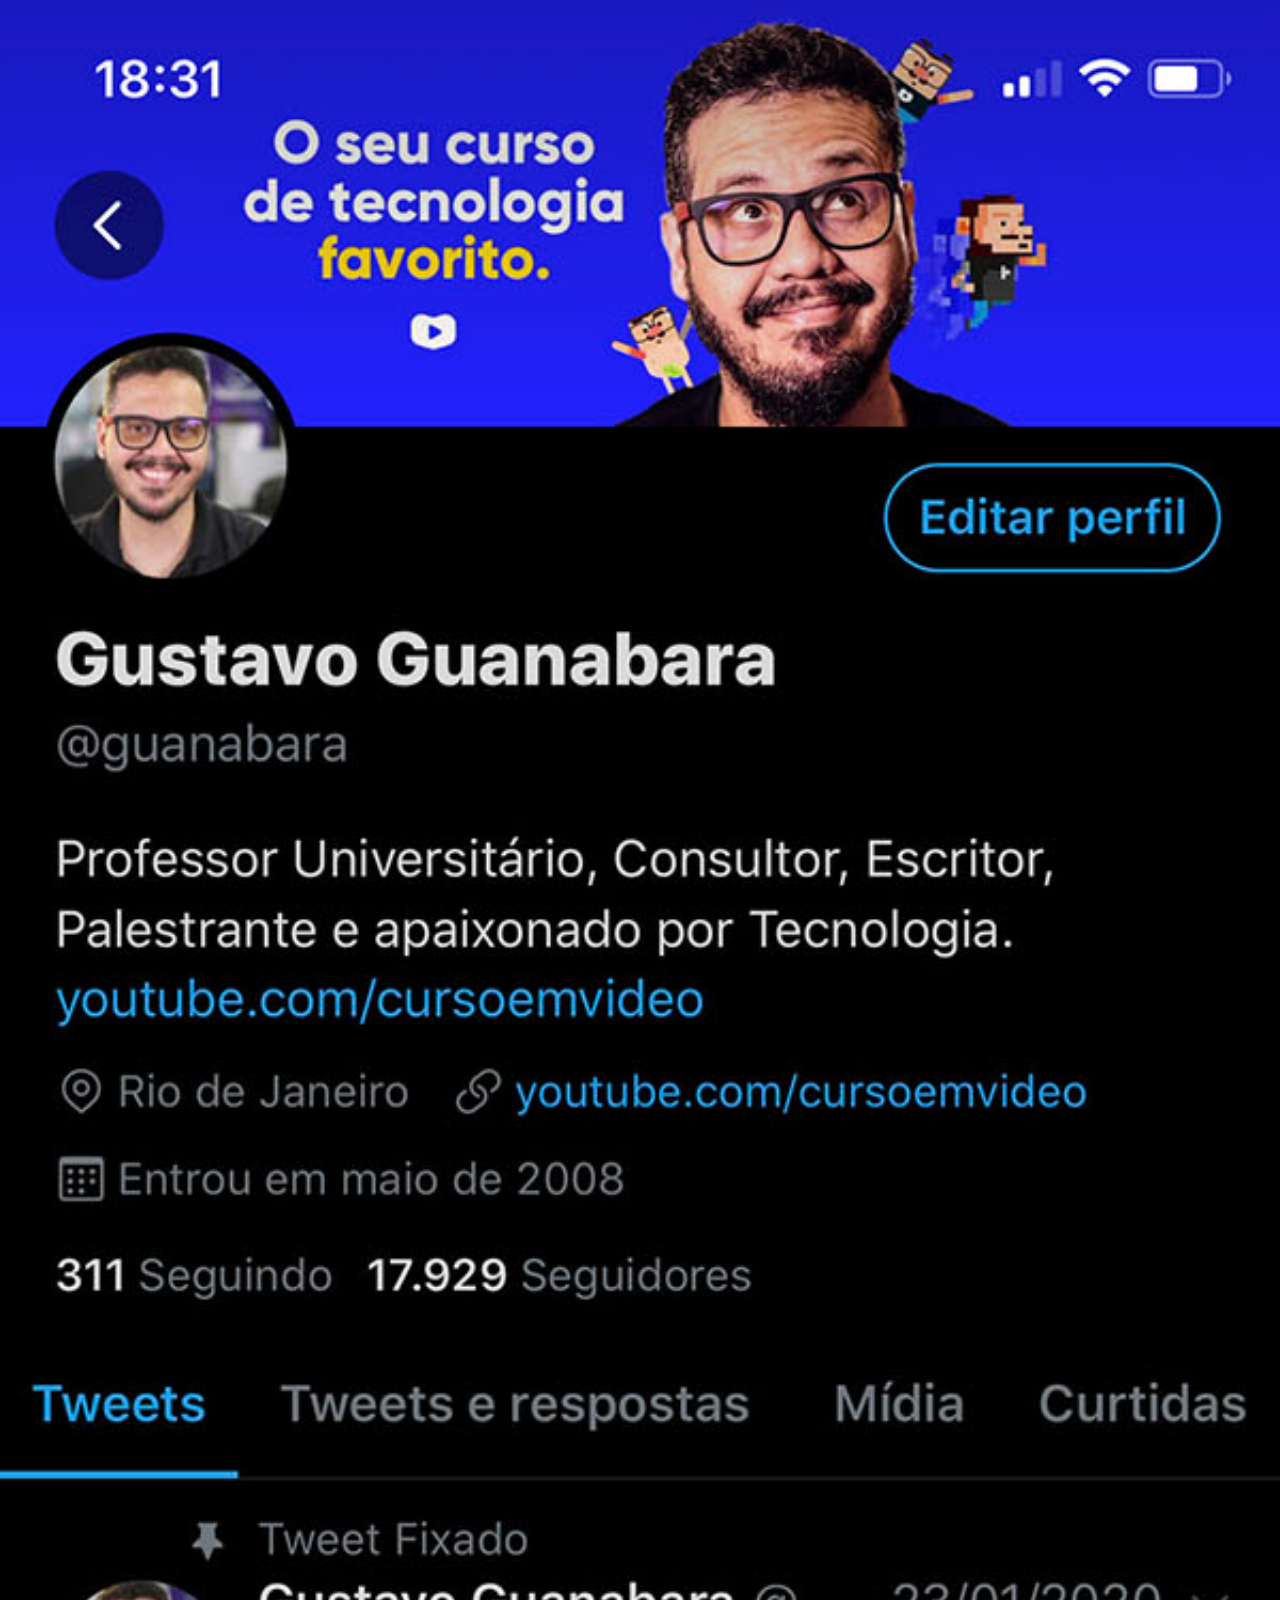
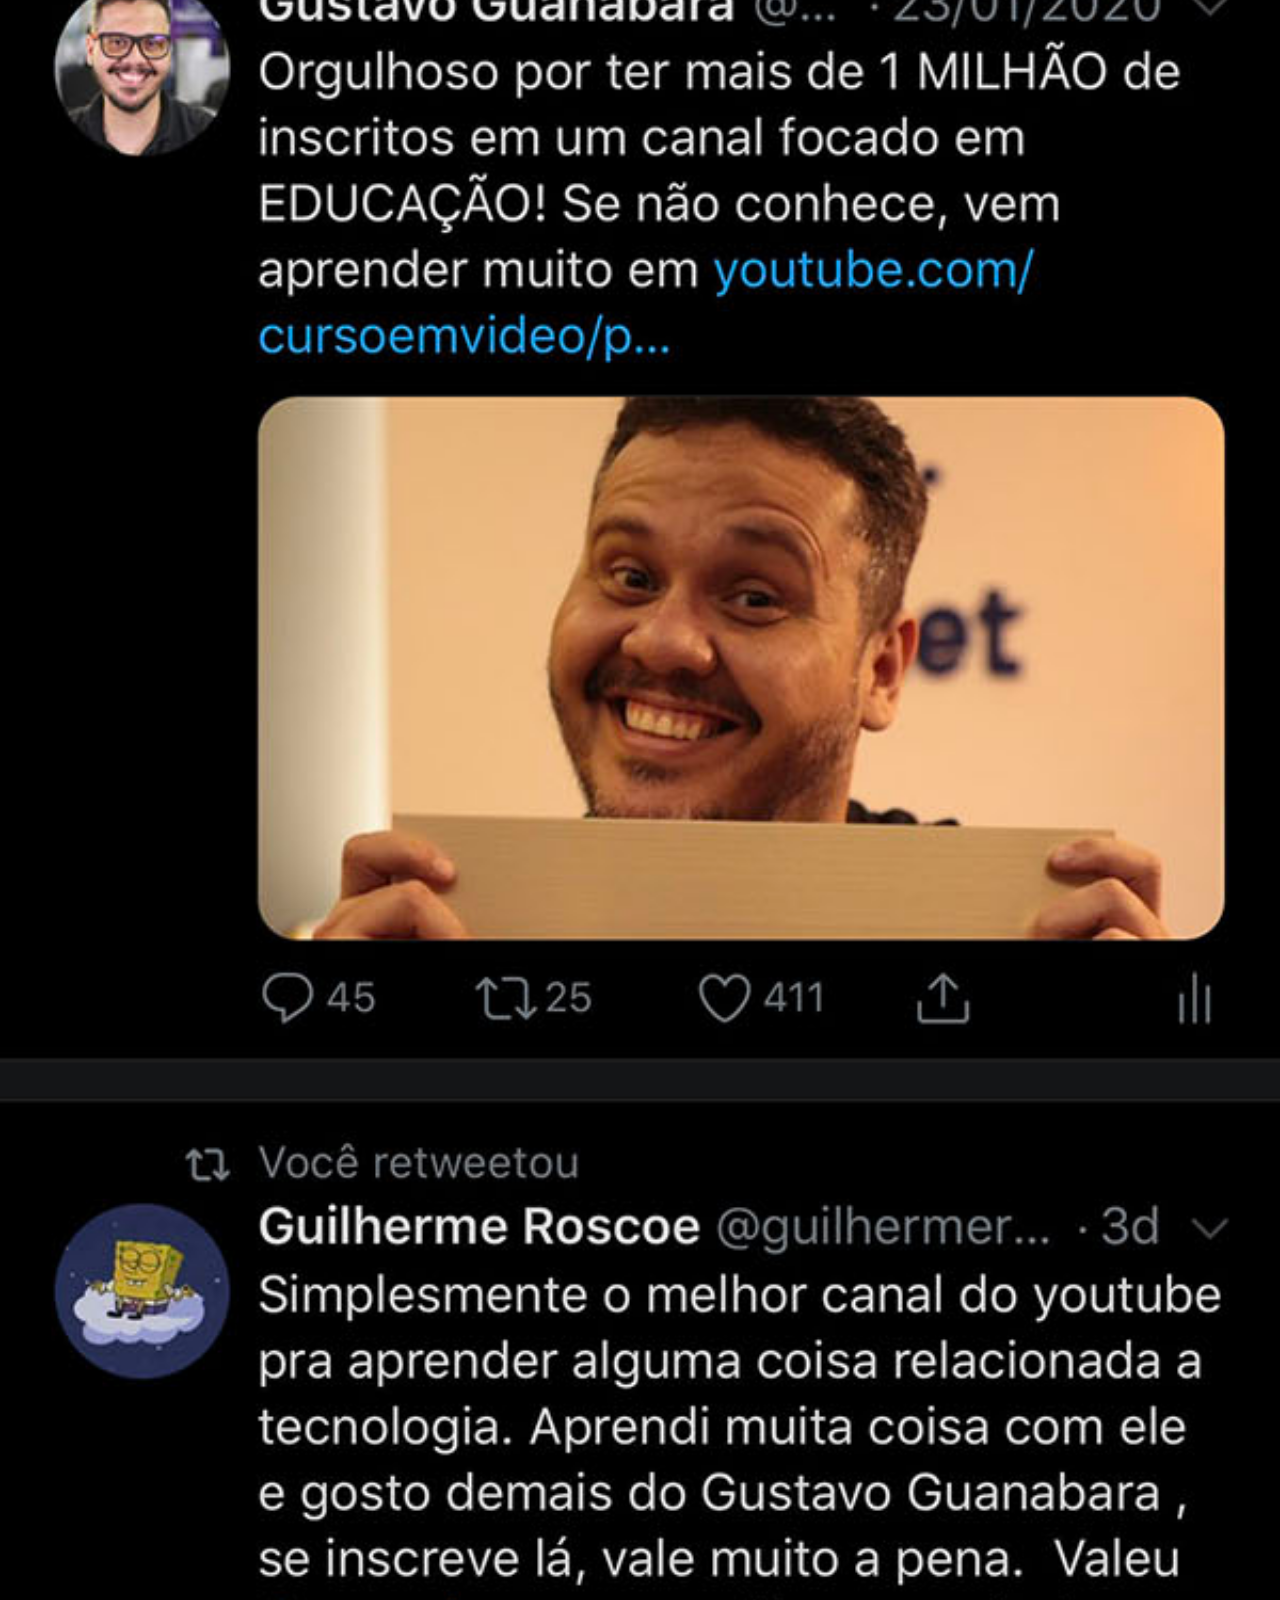
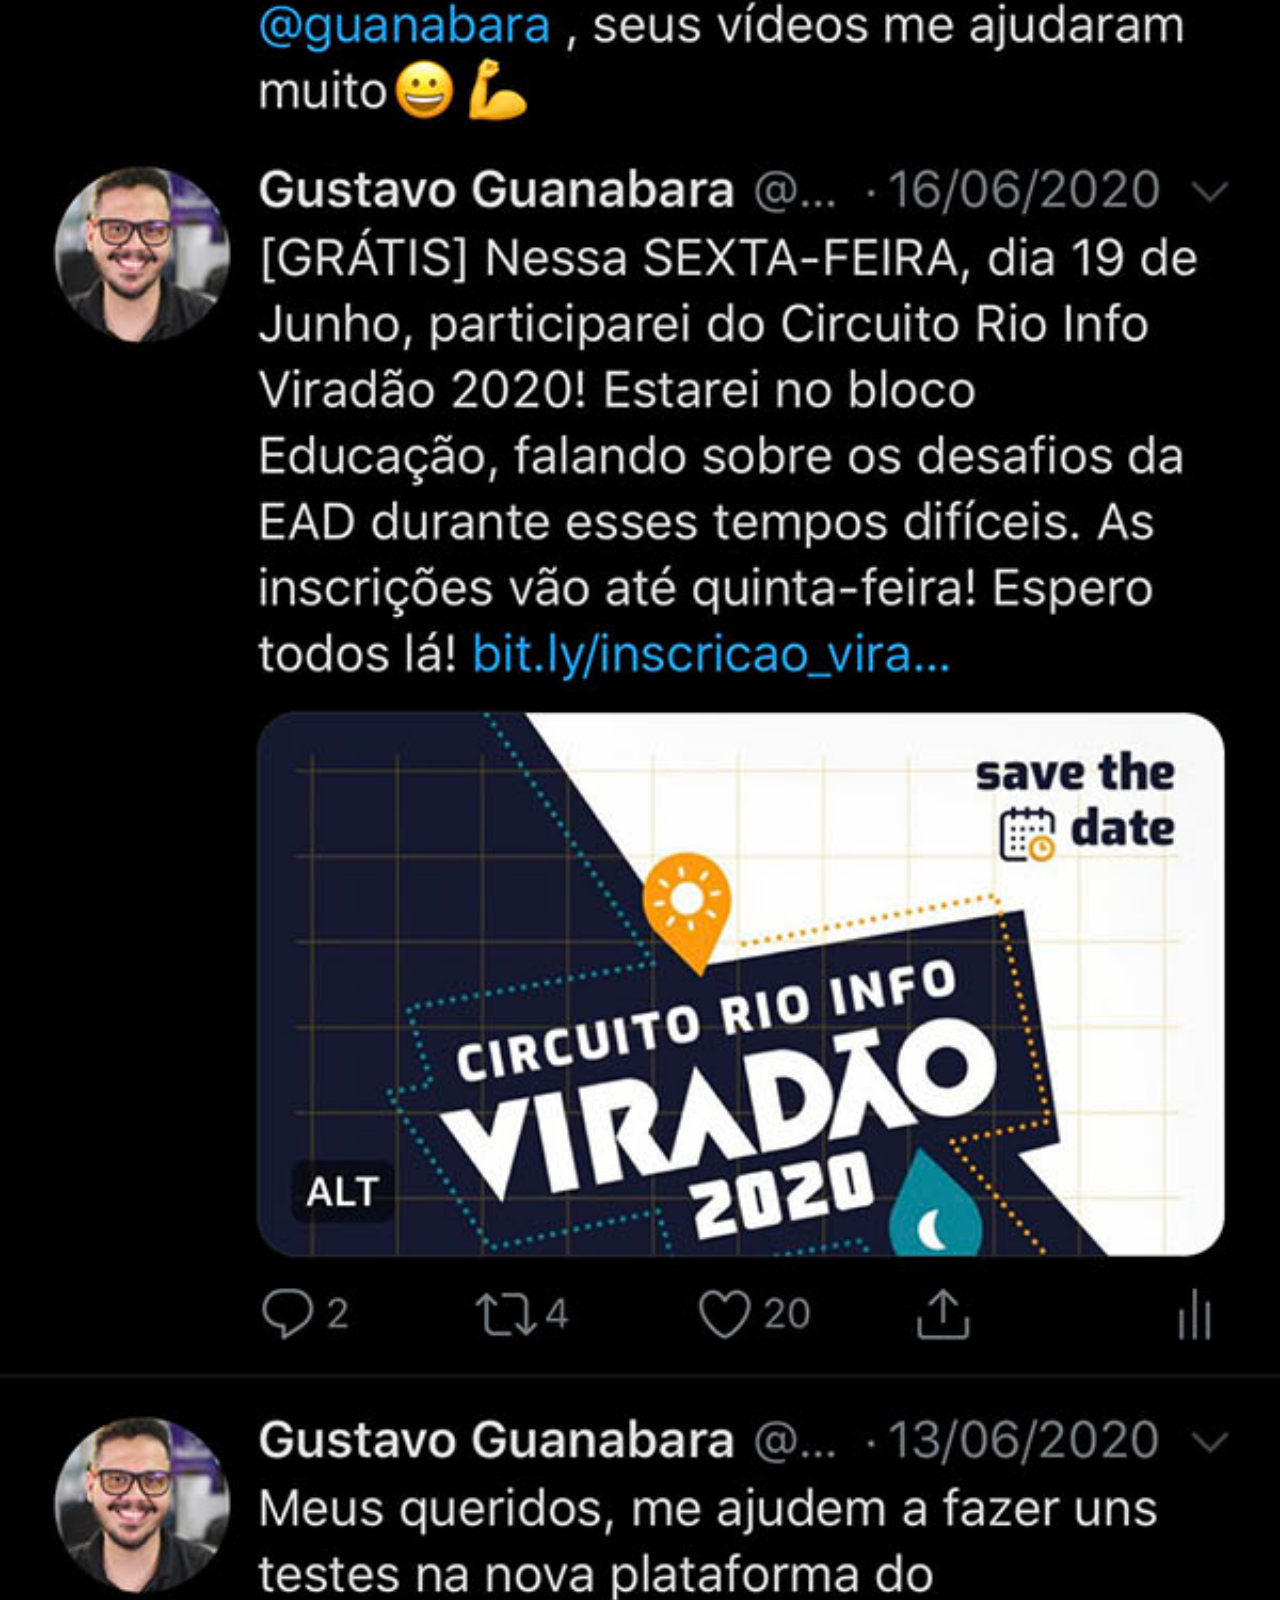
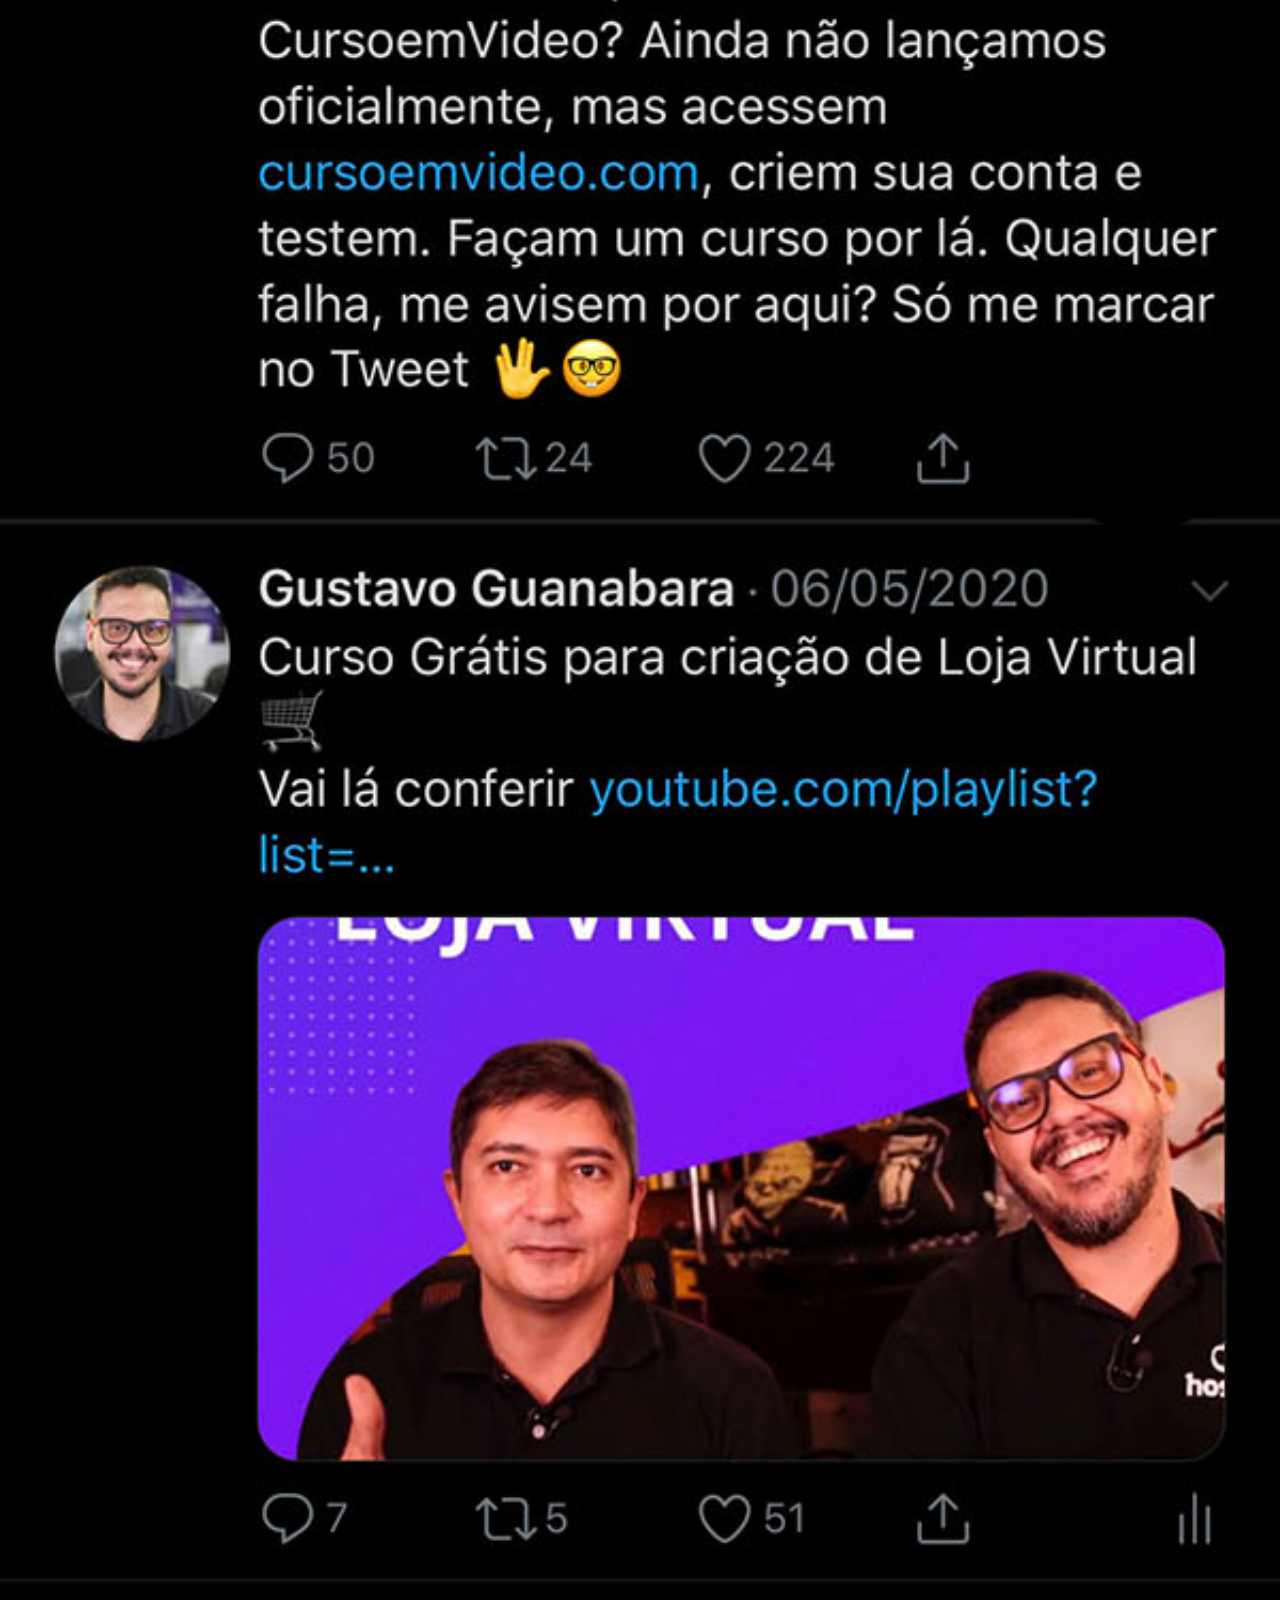
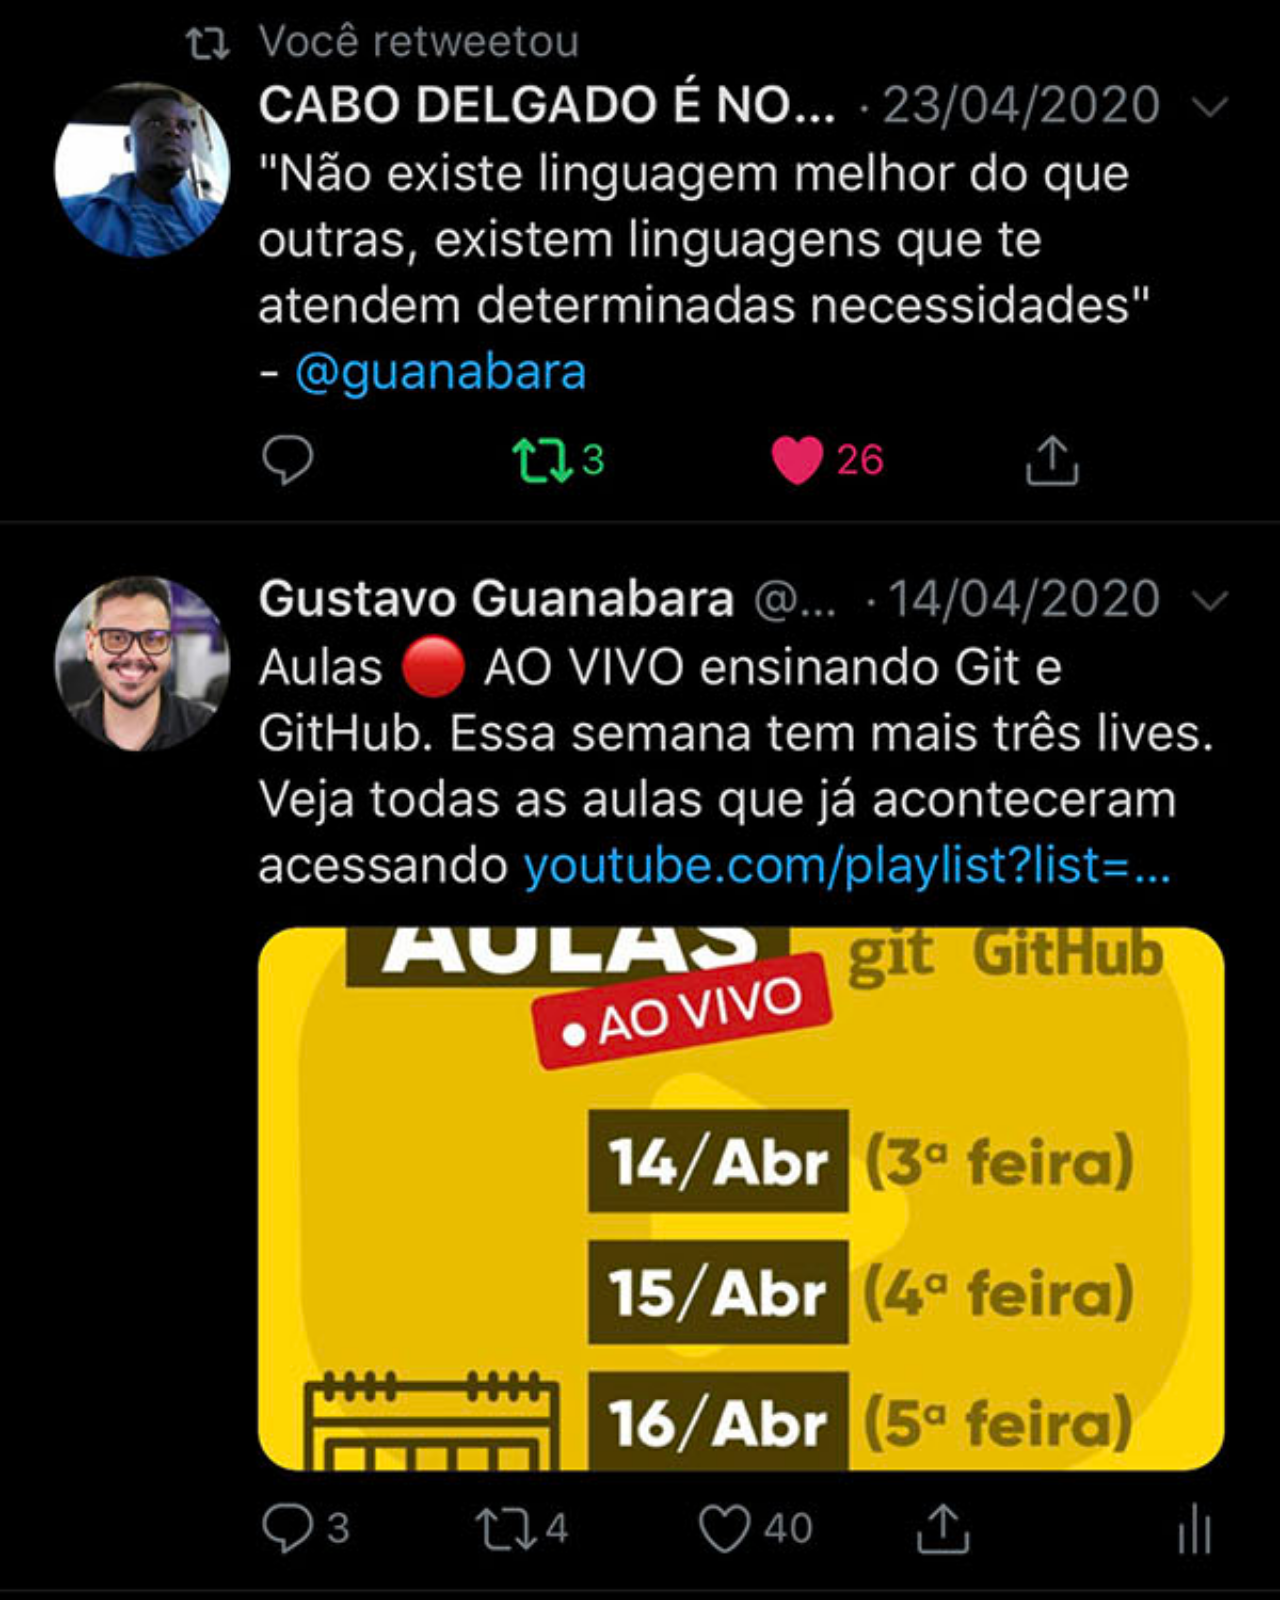
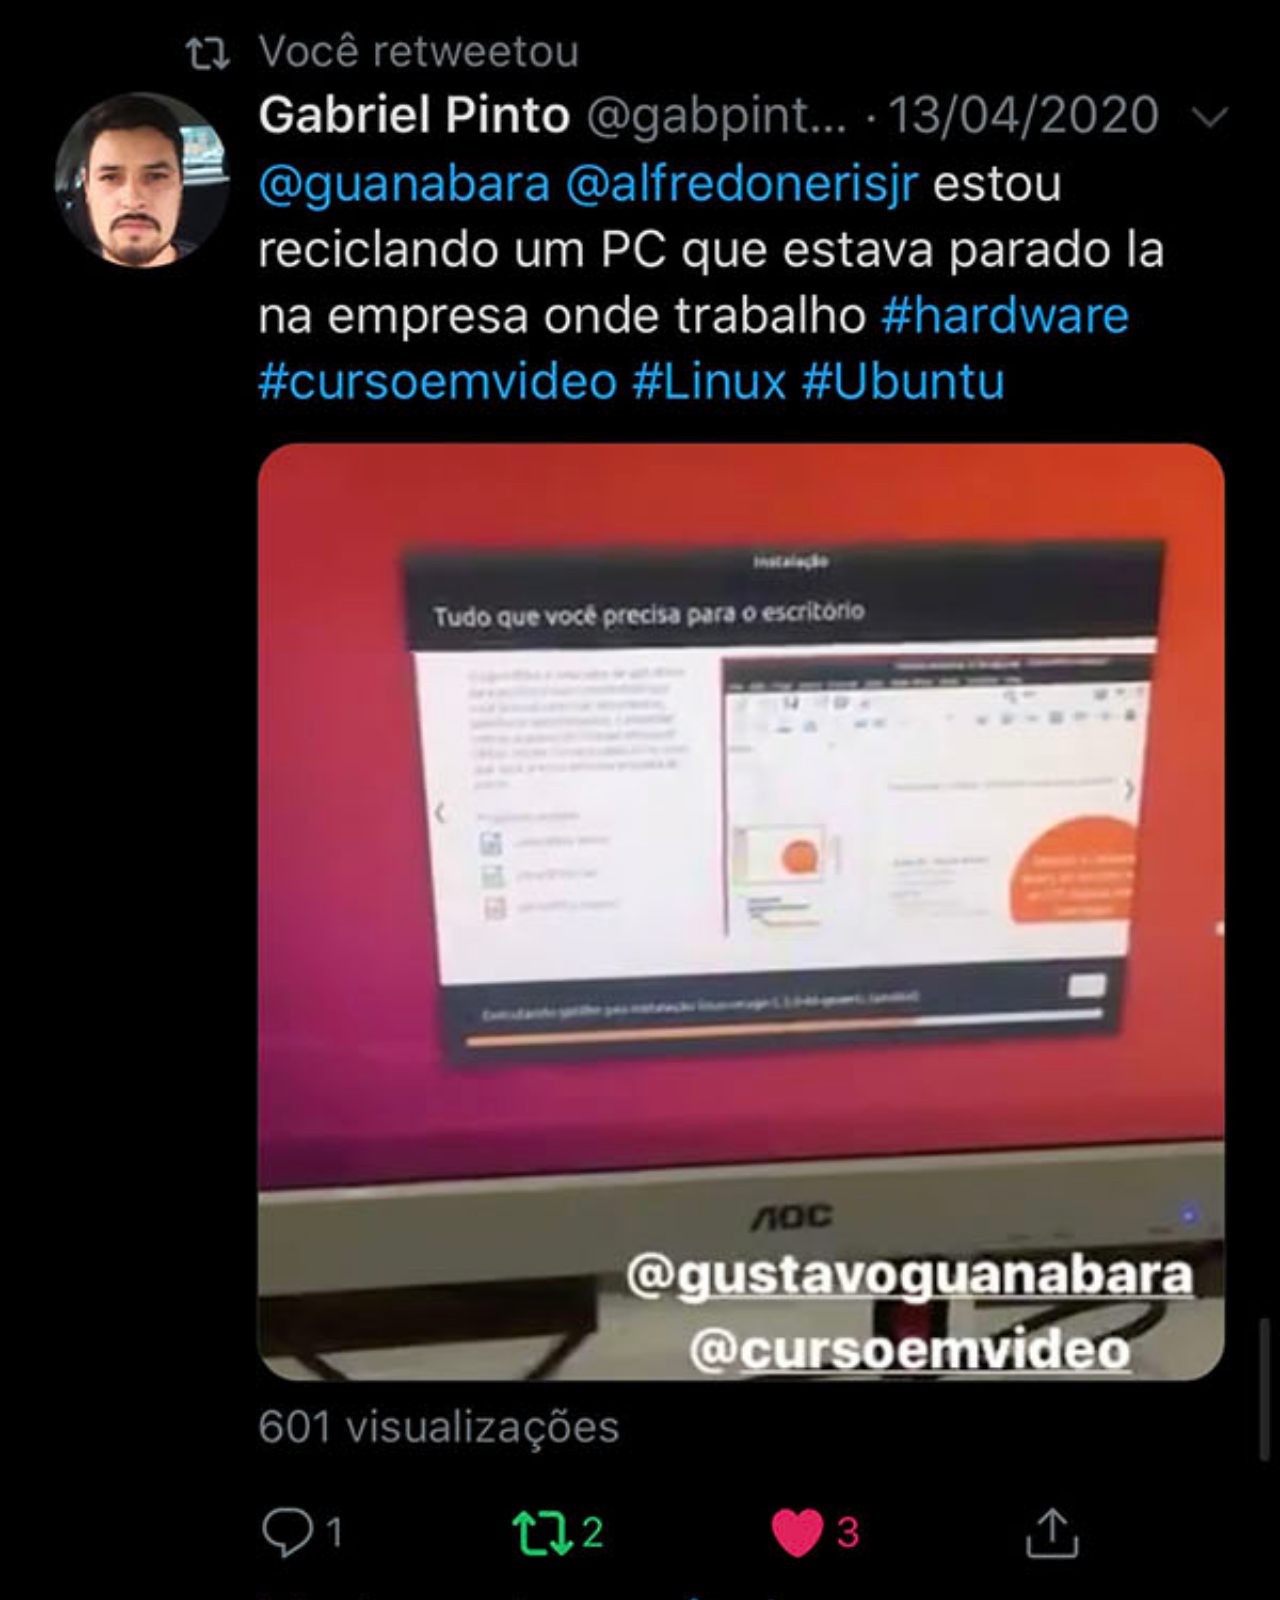
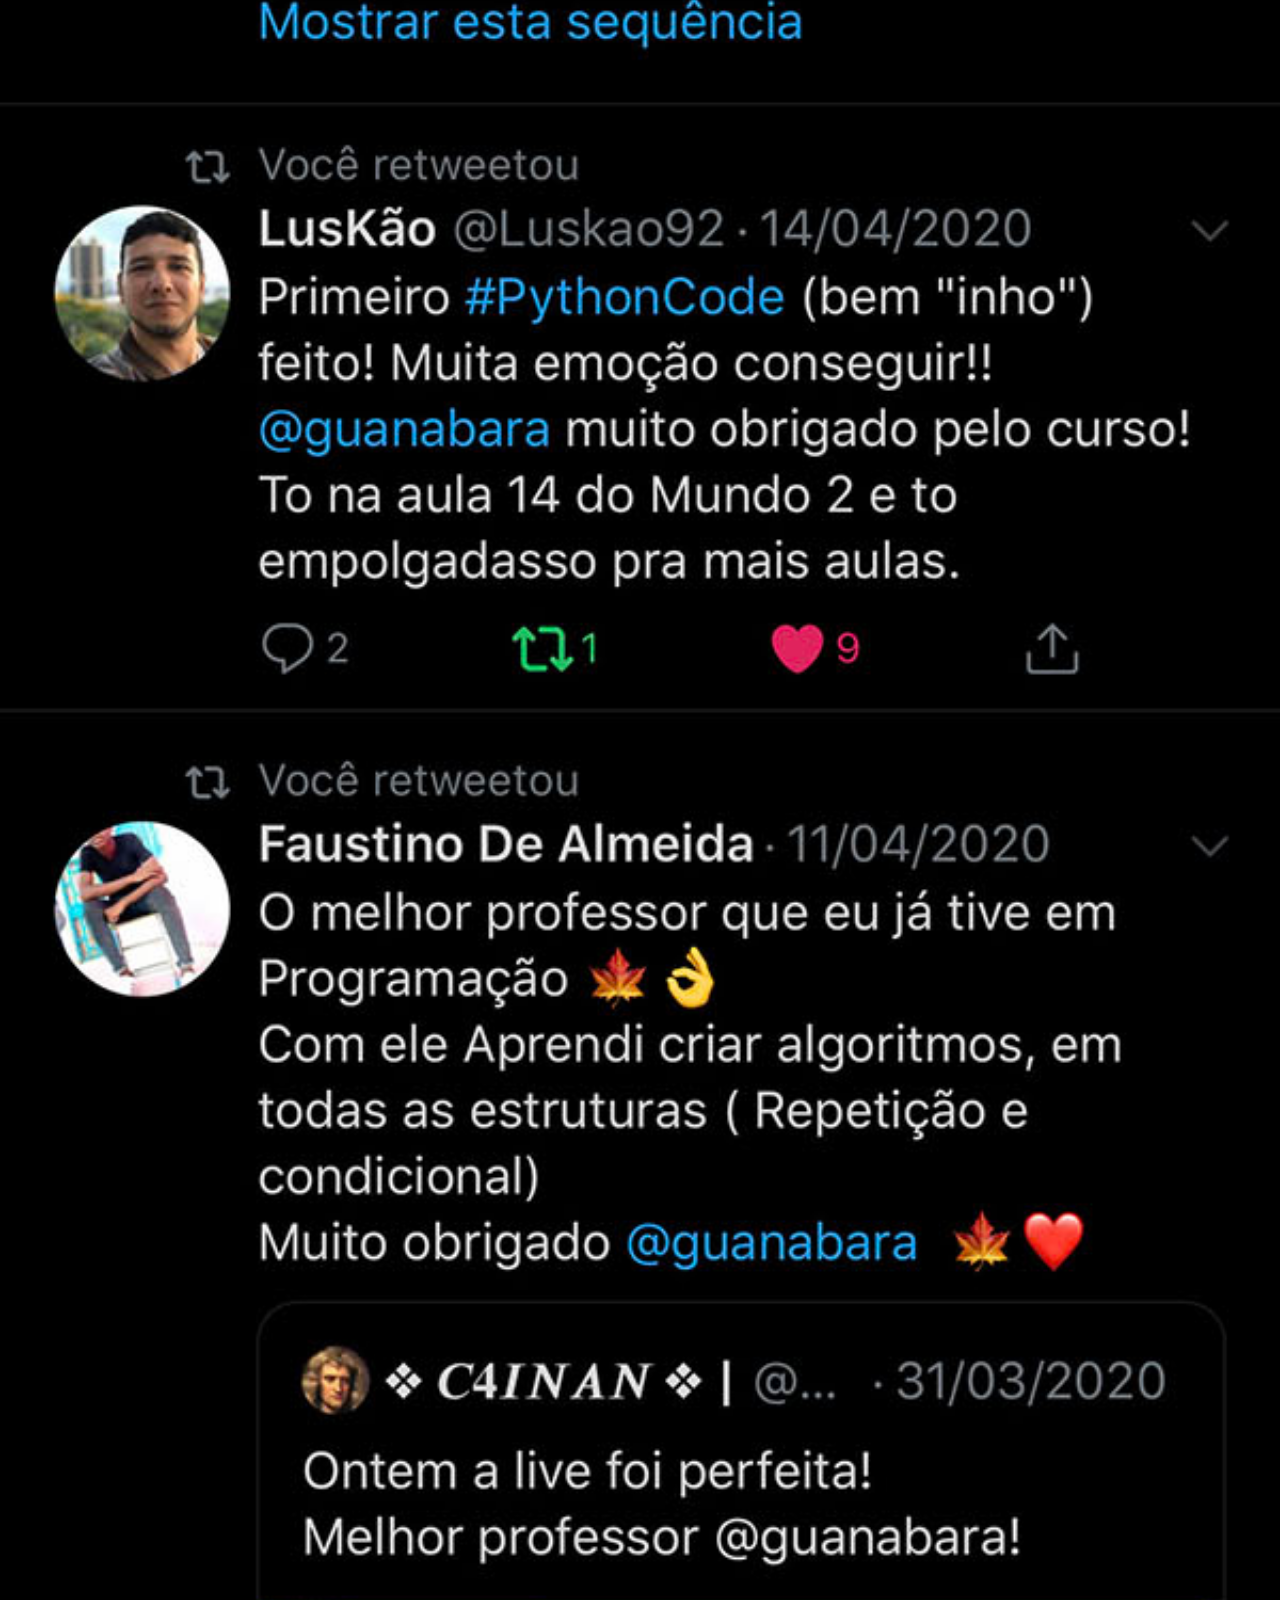
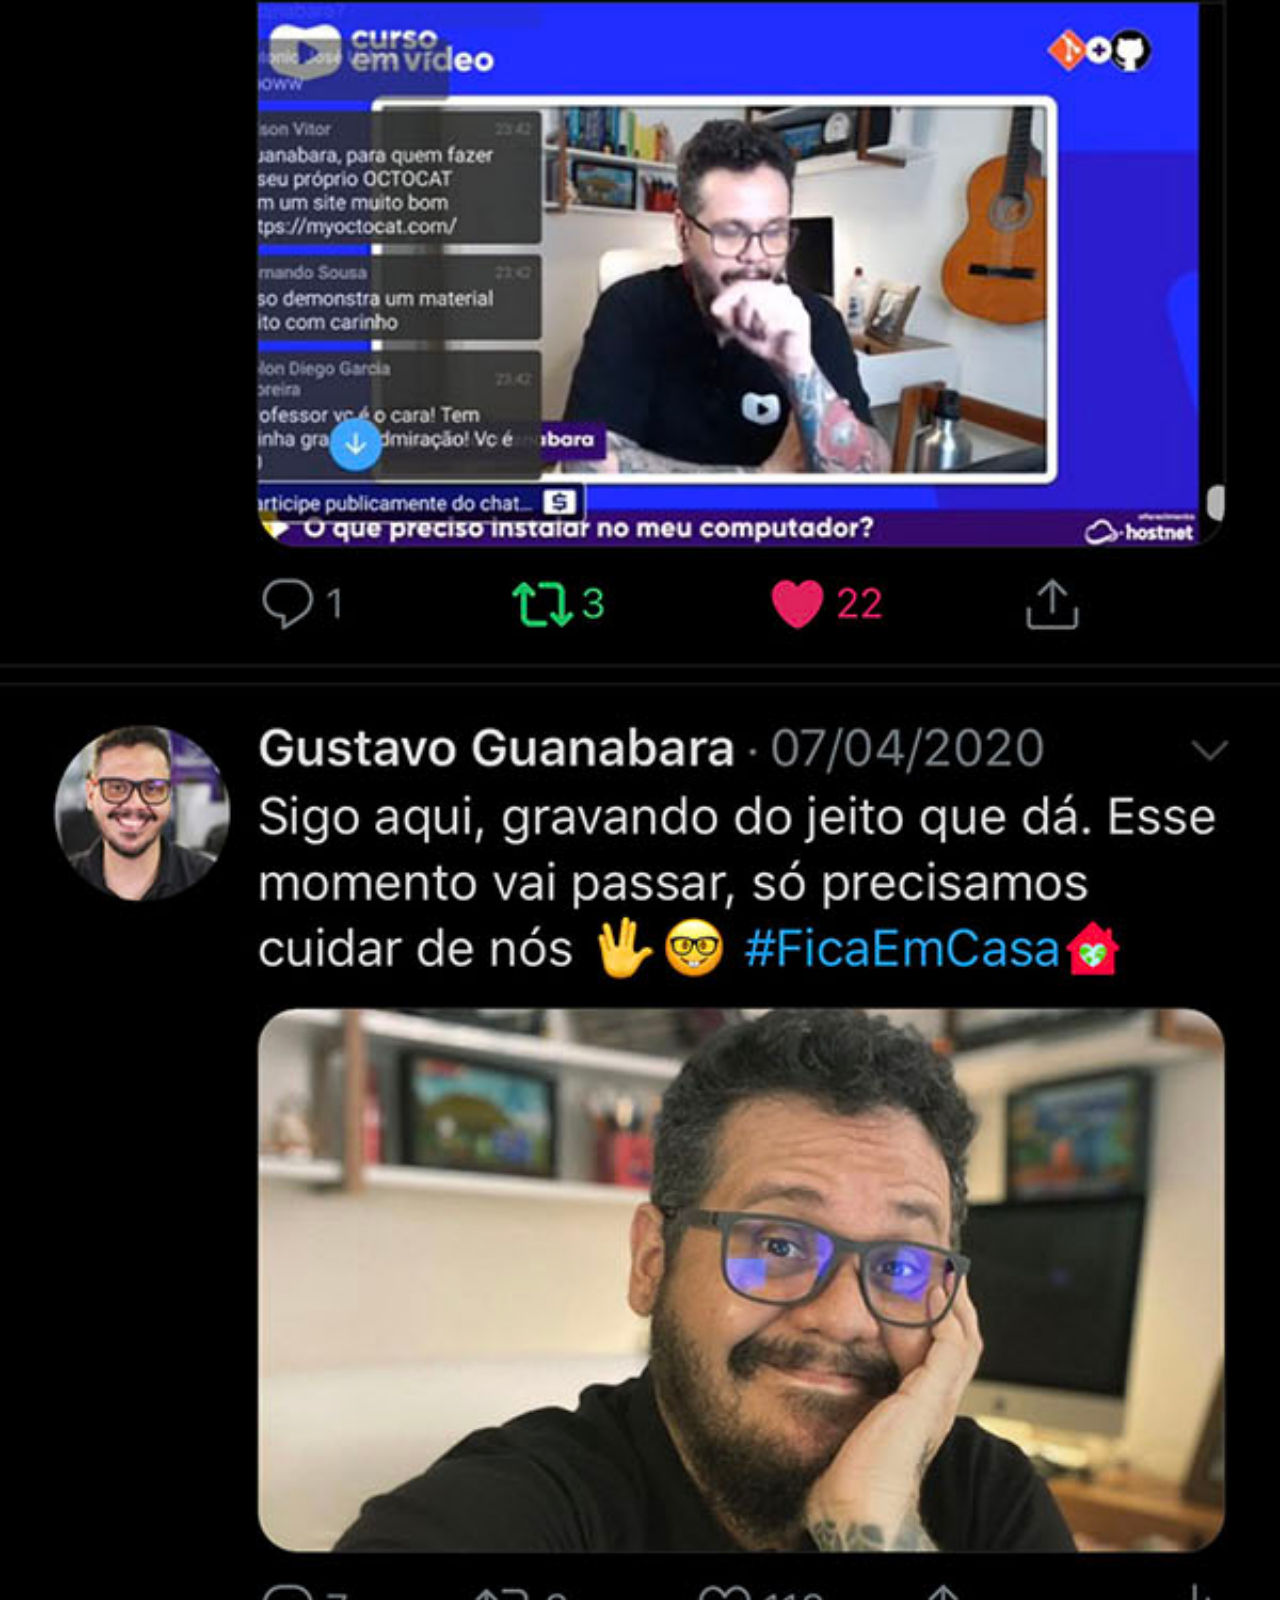
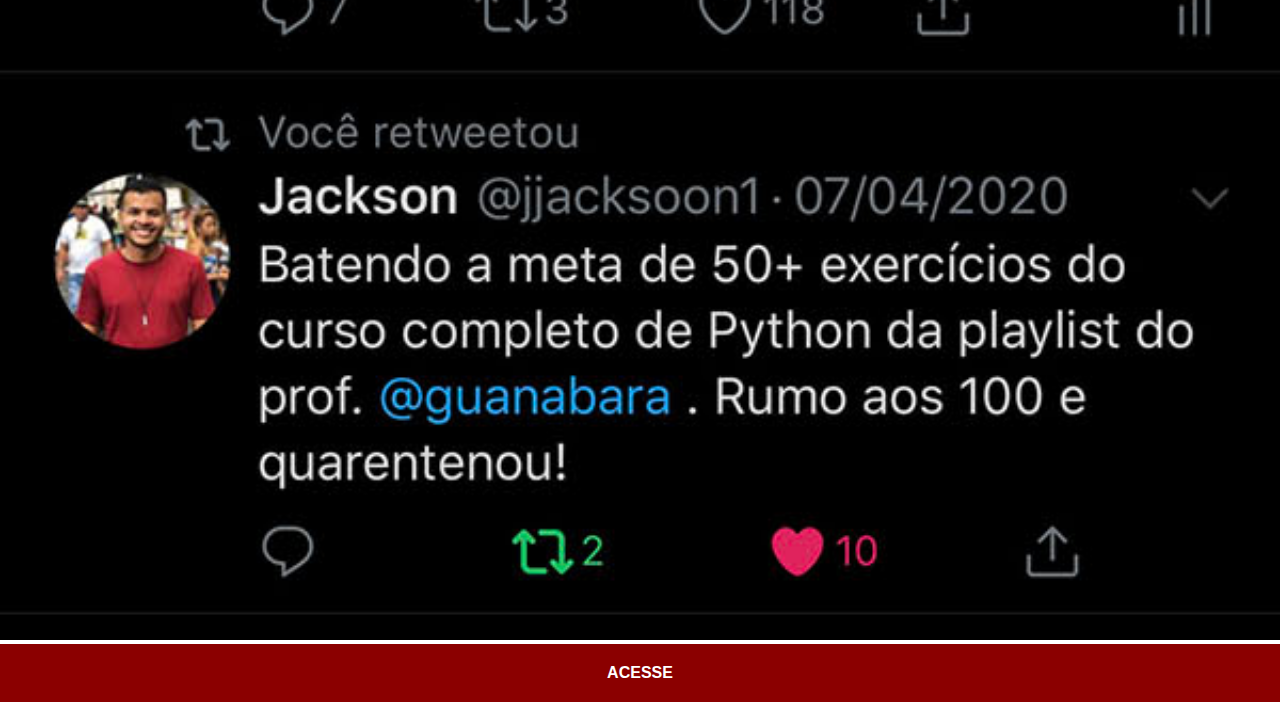
<file: twitter.html>
<!DOCTYPE html>
<html lang="pt-br">
<head>
    <meta charset="UTF-8">
    <meta name="viewport" content="width=device-width, initial-scale=1.0">
    <title>Twitter</title>
    <link rel="stylesheet" href="estilos/social.css">
</head>
<body>
    <img src="imagens/tela-twitter.jpg" alt="Twitter">
    <a href="https://www.instagram.com/brn.simpson/" target="_blank">ACESSE</a>
</body>
</html>
</file>
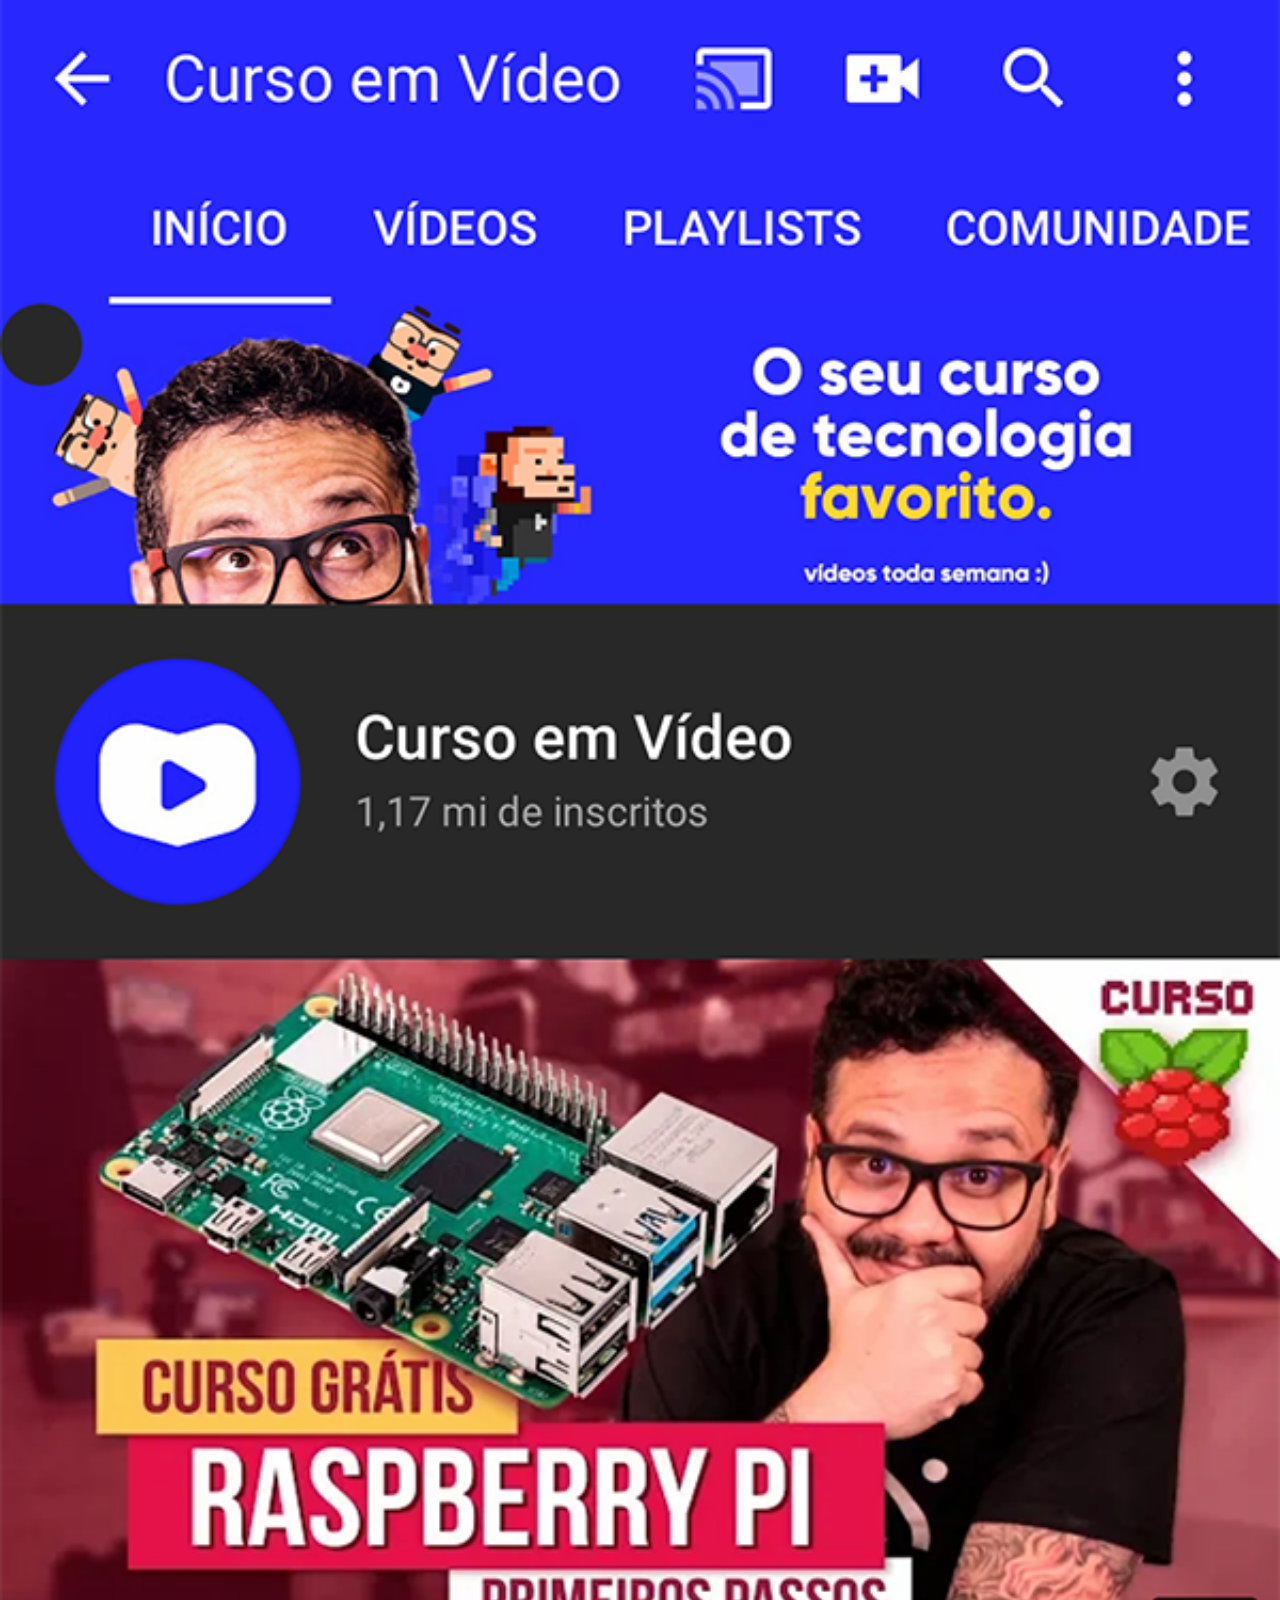
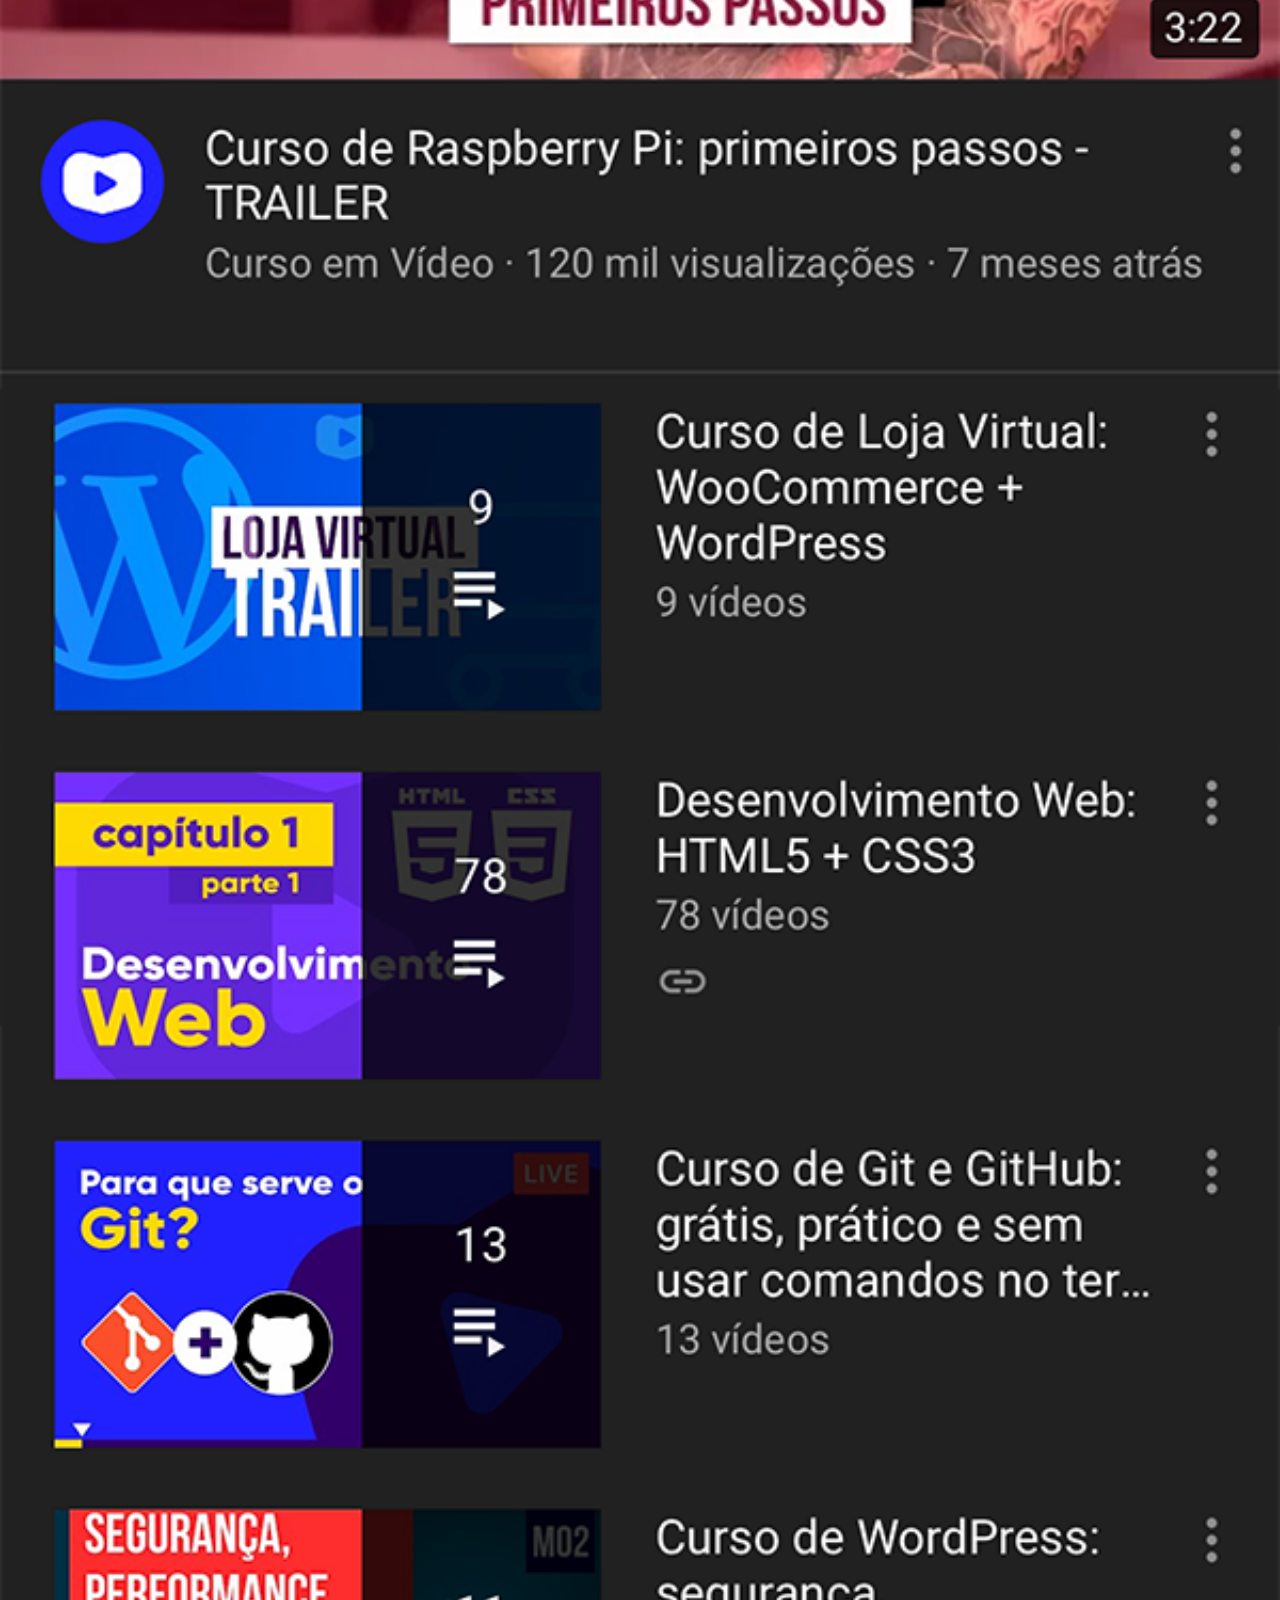
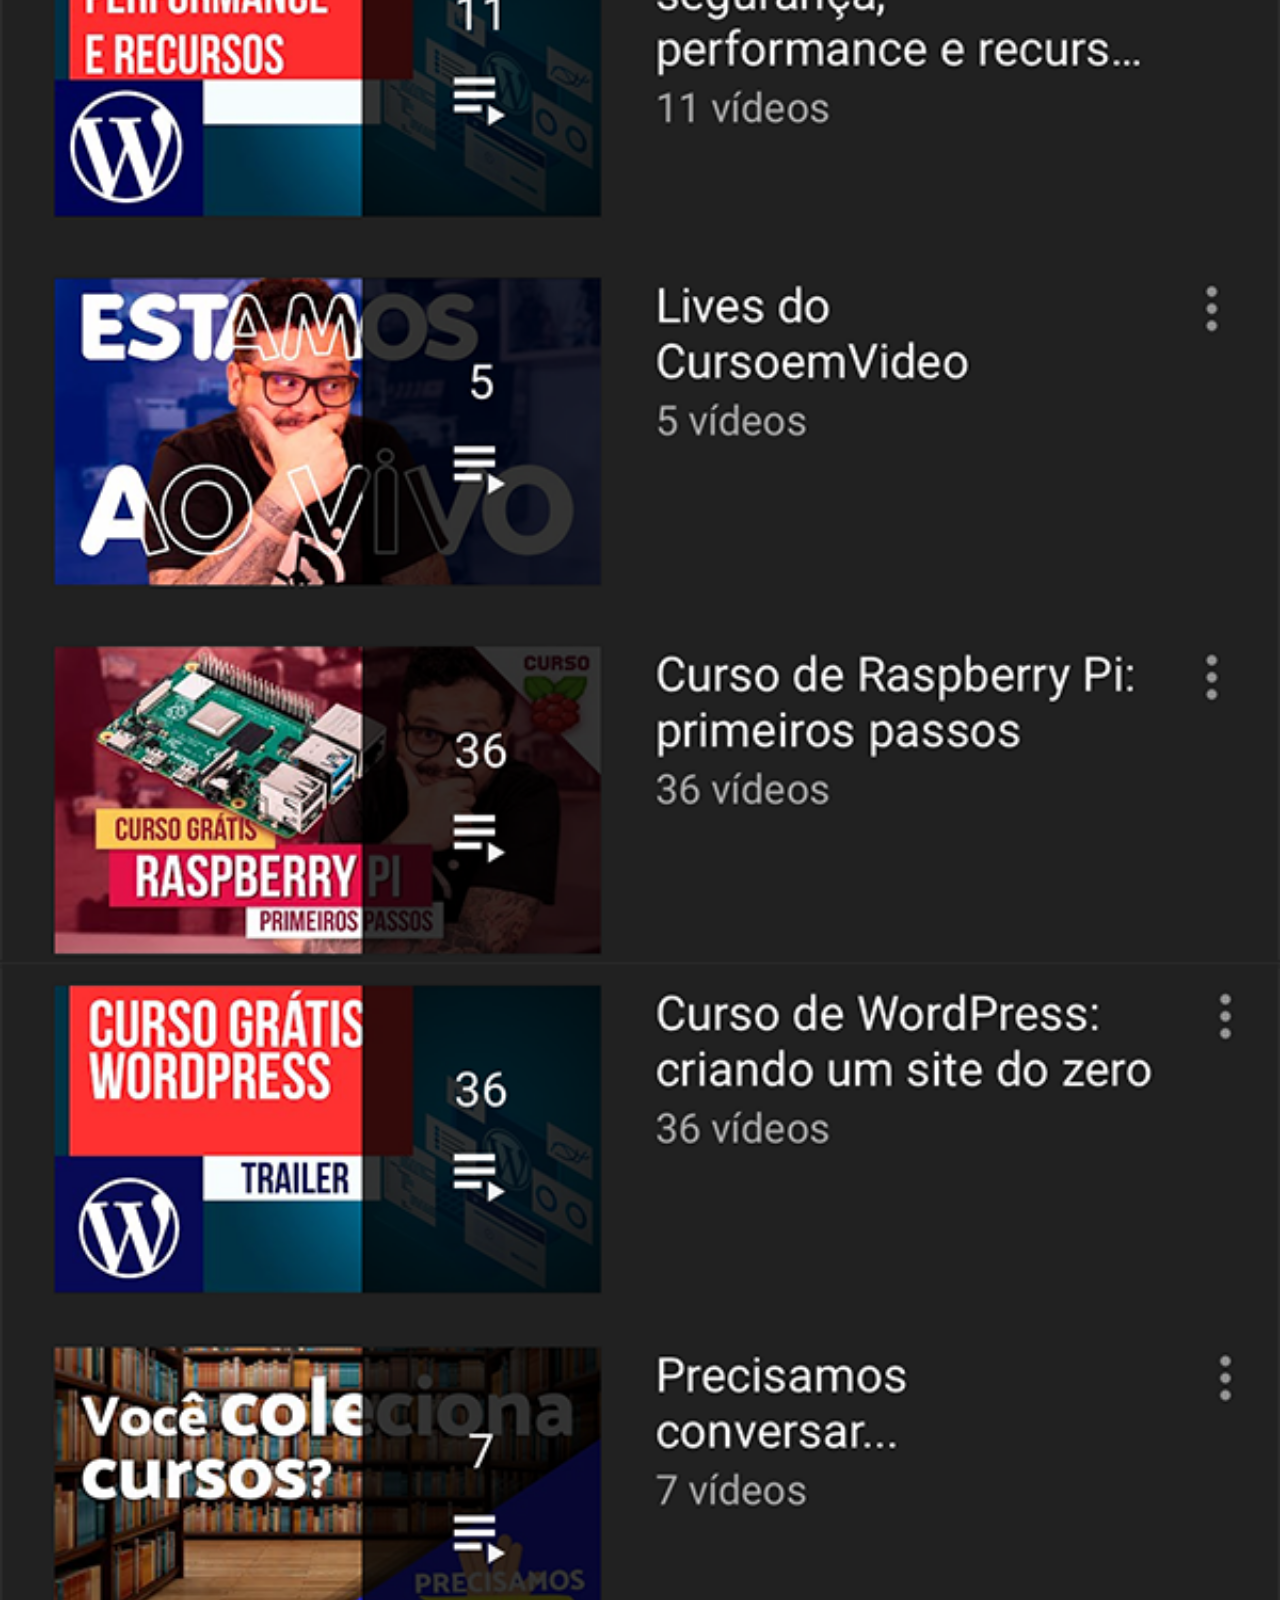
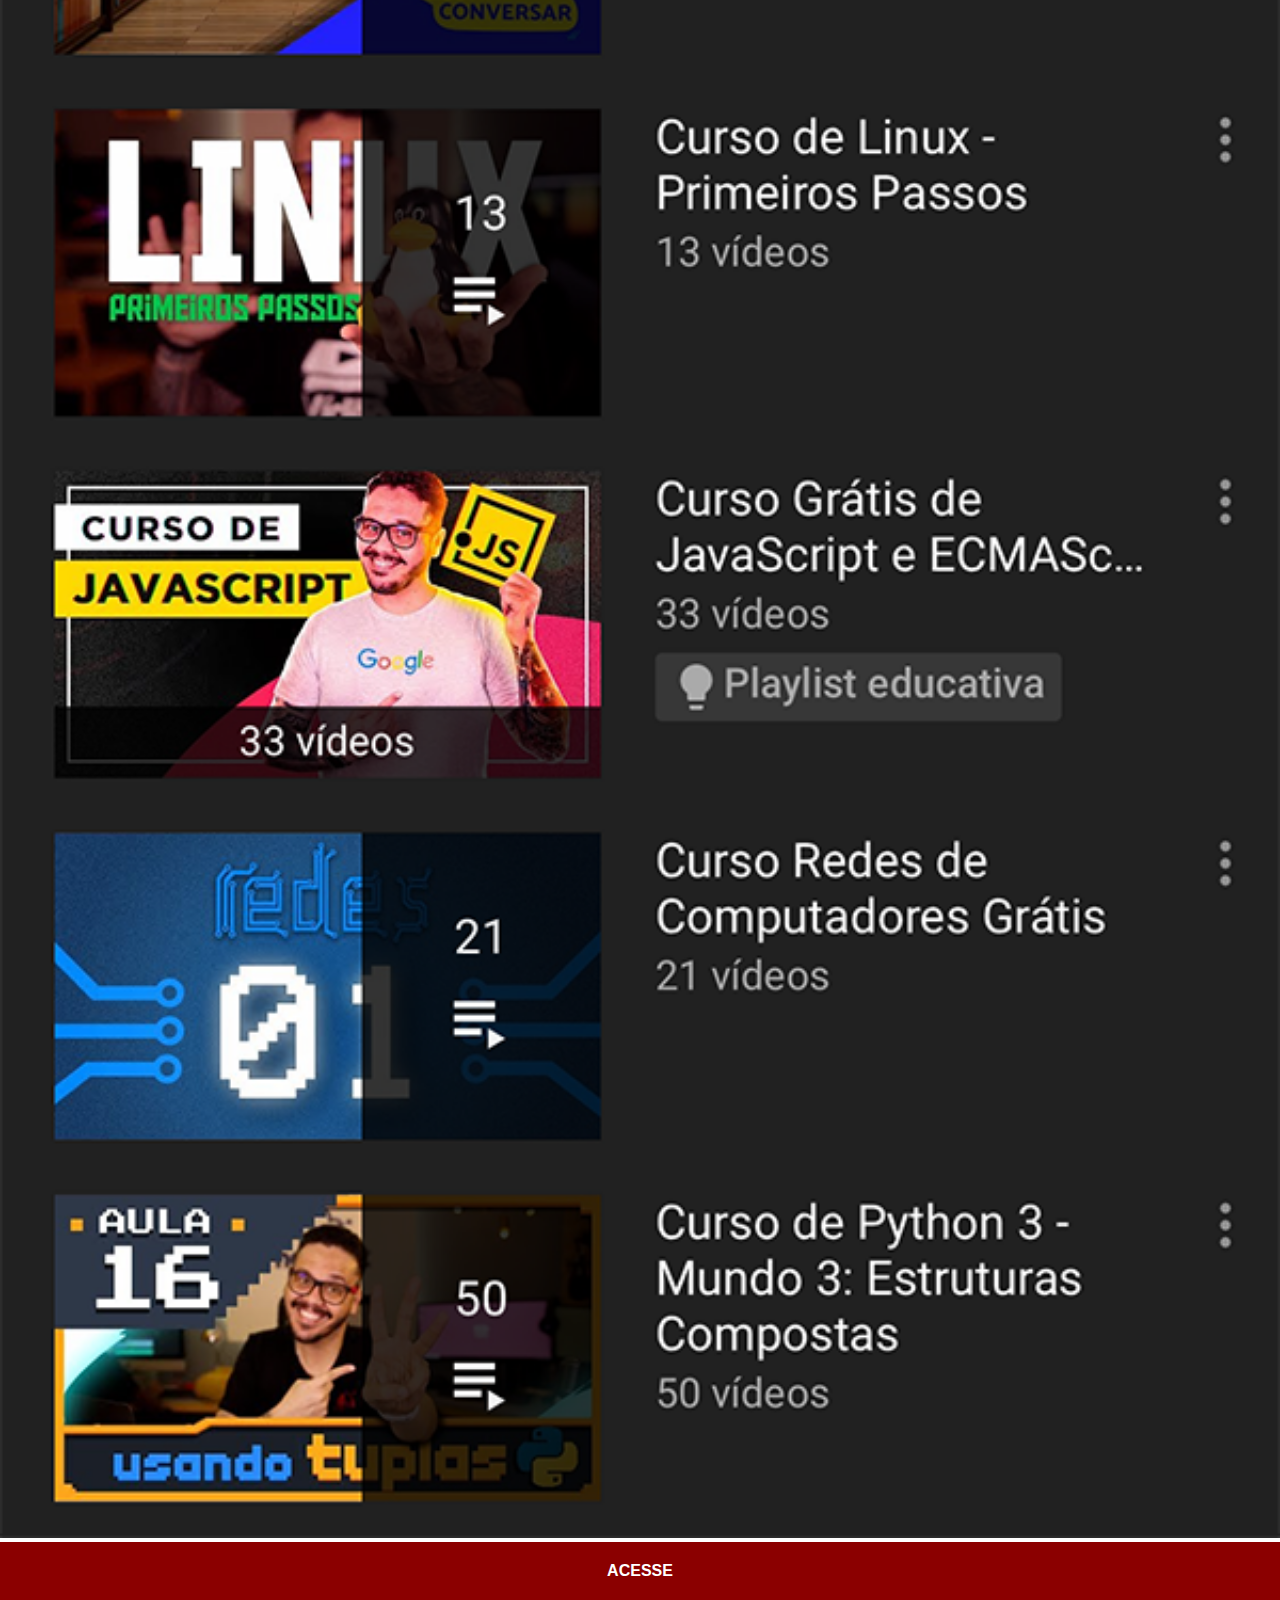
<file: youtube.html>
<!DOCTYPE html>
<html lang="pt-br">
<head>
    <meta charset="UTF-8">
    <meta name="viewport" content="width=device-width, initial-scale=1.0">
    <title>Youtube</title>
    <link rel="stylesheet" href="estilos/social.css">
</head>
<body>
    <img src="imagens/tela-youtube.png" alt="Youtube">
    <a href="https://www.youtube.com/@CursoemVideo/playlists" target="_blank">ACESSE</a>
    
</body>
</html>
</file>
<file: estilos/style.css>
@charset "UTF-8";

* {
    margin: 0px;
    padding: 0px;
    font-family: Arial, Helvetica, sans-serif;
}

html, body {
    height: 100vh;
    width: 100vw;
    background-color: black;
}

main {
    position: relative;
    height: 100vh;
    
}
body {
    background: url(../imagens/fundo-madeira.jpg) no-repeat top center;
    background-size: cover;
    background-attachment: fixed;
}

section#telefone {
    position: absolute;
    top: 50%;
    left: 50%;
    transform: translate(-50%, -50%);


    height: 627px;
    width: 311px;
    background: url(../imagens/frame-iphone.png) no-repeat;

}
iframe#tela {
    position: relative;
    top: 80px;
    left: 23px;
    width: 269px;
    height: 471px;
}

section#redes-sociais {
    text-align: right;
}
section#redes-sociais img {
    width: 50px;
    margin: 10px;
    border-radius: 50%;
    box-shadow: 2px 2px 5px rgba(0, 0, 0, 0.348);
    box-sizing: border-box; /*esto hace q los iconos q estan abajo o arriba queden fijos.*/
    

}
section#redes-sociais img:hover {
    border: 2px solid white;
    transform: translate(-3px, -3px);
    box-shadow: 5px 5px 10px rgba(0, 0, 0, 0.615);
    transition: transform .3s, border 1s;
}
</file>
<file: estilos/social.css>
@charset "UTF-8";


* {
    margin: 0px;
    padding: 0px;
    font-family: Arial, Helvetica, sans-serif;
}

::-webkit-scrollbar {
    width: 0px;
    height: 0px;
} /*tira a rolagem lateral*/

img {
    width: 100vw;


}

a {
    display: block;
    background-color: darkred;
    color: white;
    padding: 20px;
    text-align: center;
    font-weight: bolder;
    text-decoration: none;
}
a:hover {
    background-color: red;
}
</file>
